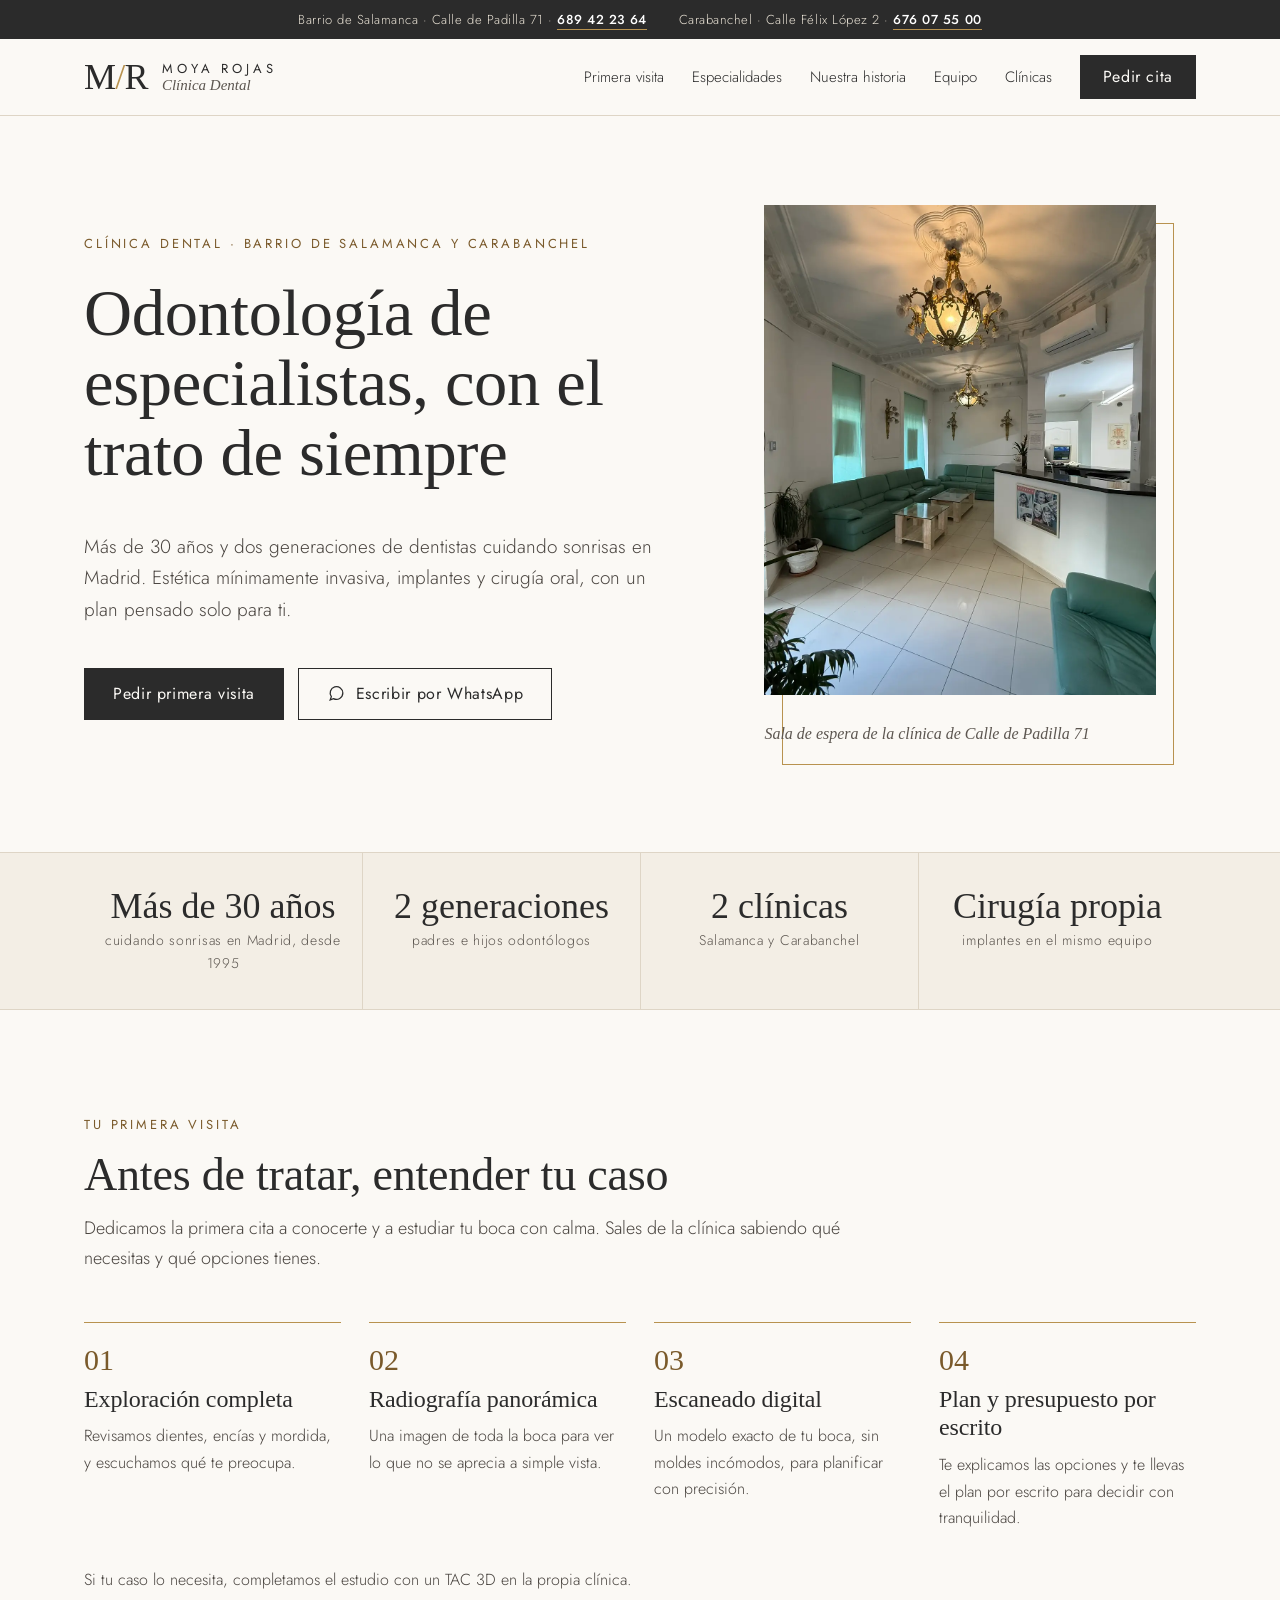
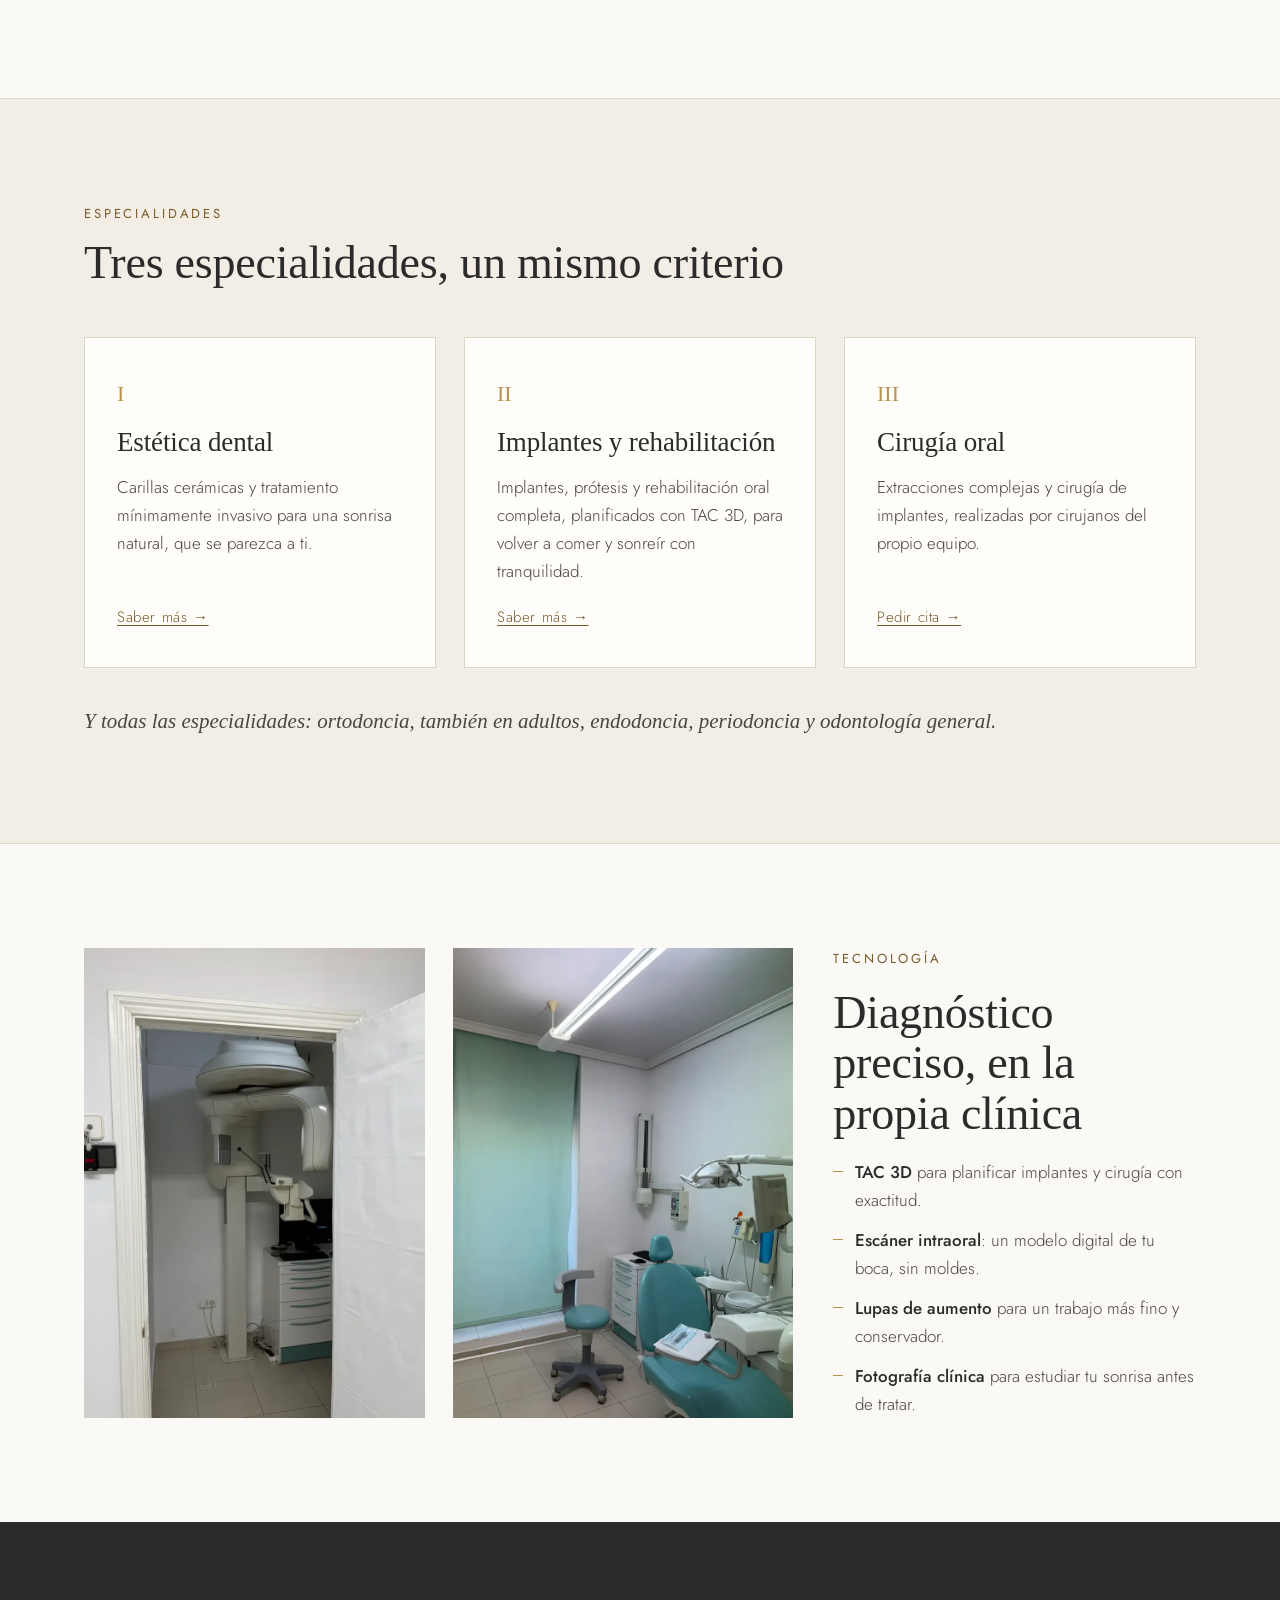
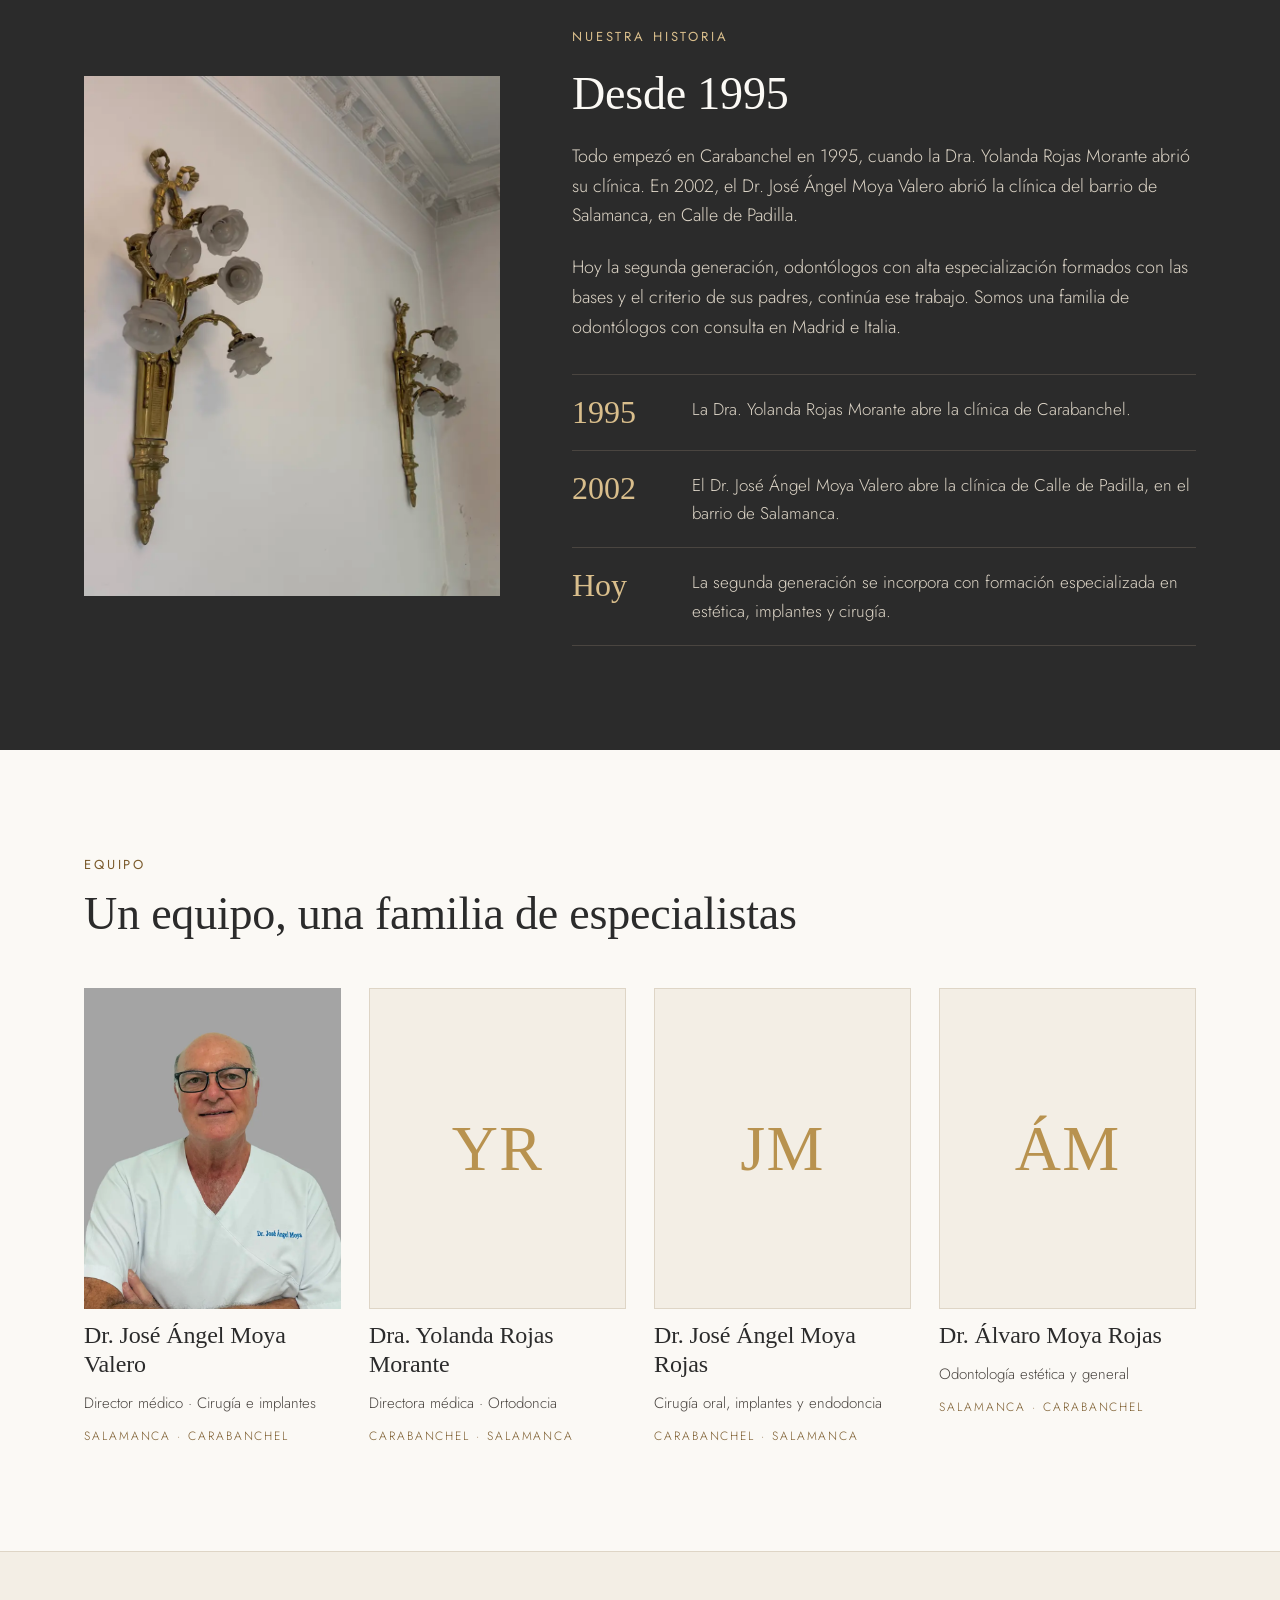
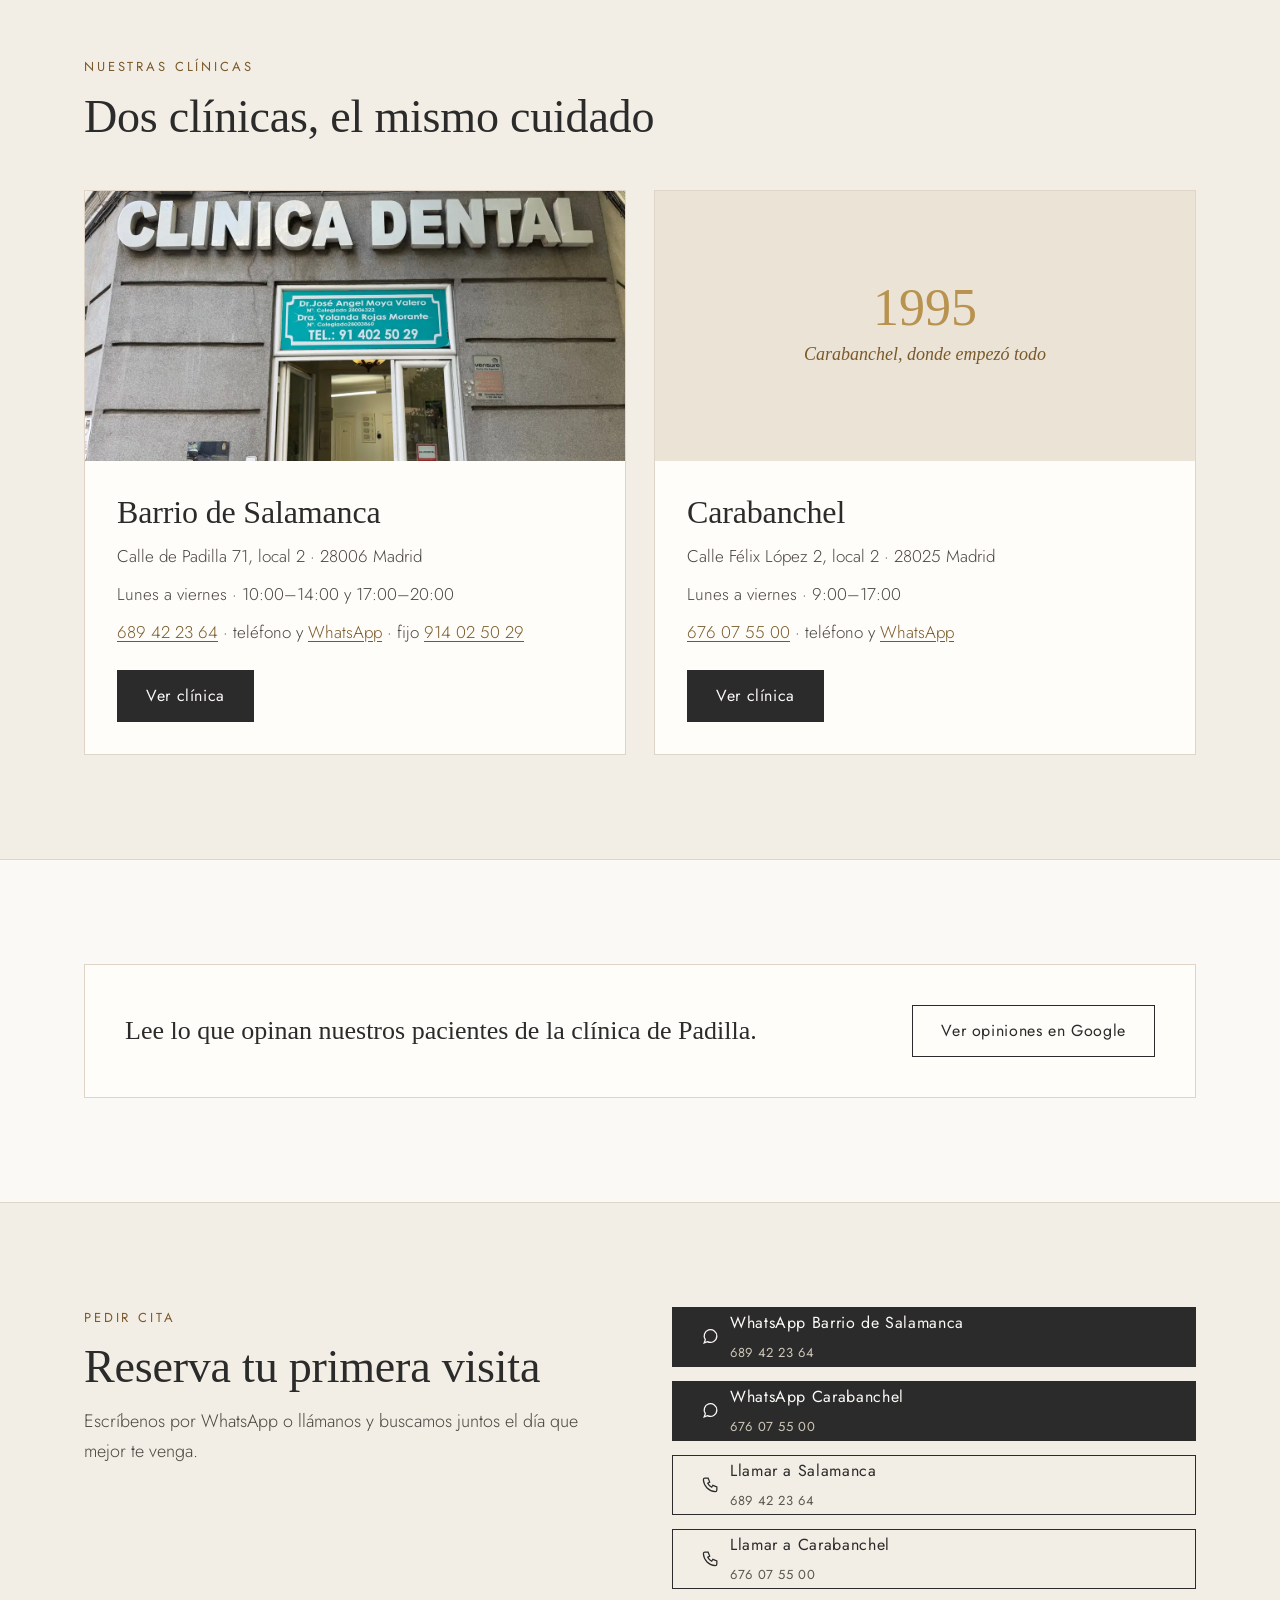
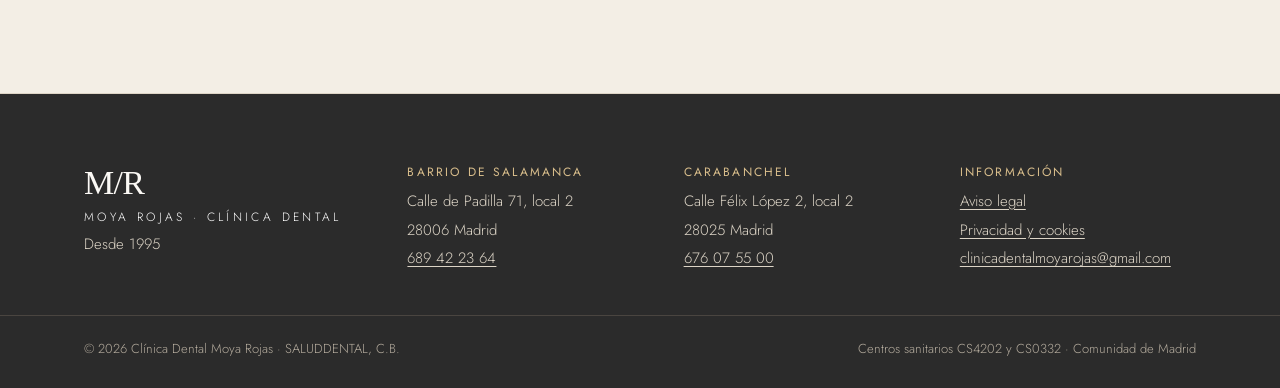
<file: index.html>
<!doctype html>
<html lang="es">
<head>
<meta charset="utf-8">
<meta name="viewport" content="width=device-width, initial-scale=1">
<title>Clínica Dental Moya Rojas · Dentistas en el barrio de Salamanca y Carabanchel desde 1995</title>
<meta name="description" content="Dentistas en Madrid desde hace más de 30 años. Carillas cerámicas, implantes, cirugía oral y ortodoncia en adultos. Barrio de Salamanca (Padilla 71) y Carabanchel.">
<link rel="canonical" href="https://www.clinicadentalmoyarojas.com/">
<meta property="og:type" content="website">
<meta property="og:url" content="https://www.clinicadentalmoyarojas.com/">
<meta property="og:title" content="Clínica Dental Moya Rojas · Desde 1995">
<meta property="og:description" content="Más de 30 años de odontología familiar en Madrid. Barrio de Salamanca y Carabanchel.">
<meta property="og:image" content="https://www.clinicadentalmoyarojas.com/img/og-clinica.jpg">
<meta property="og:image:width" content="1200">
<meta property="og:image:height" content="630">
<meta property="og:locale" content="es_ES">
<meta name="theme-color" content="#2B2B2B">
<link rel="icon" href="/favicon.svg" type="image/svg+xml">
<link rel="preconnect" href="https://fonts.bunny.net">
<link rel="stylesheet" href="https://fonts.bunny.net/css?family=cormorant-garamond:500,500i,600|jost:300,400,500&display=swap">
<link rel="stylesheet" href="/assets/styles.css">
<script type="application/ld+json">
{
  "@context": "https://schema.org",
  "@type": "Organization",
  "name": "Clínica Dental Moya Rojas",
  "url": "https://www.clinicadentalmoyarojas.com/",
  "email": "clinicadentalmoyarojas@gmail.com",
  "foundingDate": "1995",
  "subOrganization": [
    {
      "@type": "Dentist",
      "name": "Clínica Dental Moya Rojas · Barrio de Salamanca",
      "url": "https://www.clinicadentalmoyarojas.com/clinica-barrio-salamanca/",
      "telephone": "+34689422364",
      "address": { "@type": "PostalAddress", "streetAddress": "Calle de Padilla 71, local 2", "postalCode": "28006", "addressLocality": "Madrid", "addressCountry": "ES" },
      "openingHours": ["Mo-Fr 10:00-14:00", "Mo-Fr 17:00-20:00"]
    },
    {
      "@type": "Dentist",
      "name": "Clínica Dental Moya Rojas · Carabanchel",
      "url": "https://www.clinicadentalmoyarojas.com/clinica-carabanchel/",
      "telephone": "+34676075500",
      "address": { "@type": "PostalAddress", "streetAddress": "Calle Félix López 2, local 2", "postalCode": "28025", "addressLocality": "Madrid", "addressCountry": "ES" },
      "openingHours": "Mo-Fr 09:00-17:00"
    }
  ]
}
</script>
</head>
<body>
<a class="skip" href="#contenido">Saltar al contenido</a>

<div class="topbar">
  <div class="wrap">
    <a href="tel:+34689422364" aria-label="Llamar a la clínica del barrio de Salamanca, 689 42 23 64">Barrio de Salamanca · Calle de Padilla 71 · <b>689 42 23 64</b></a>
    <a href="tel:+34676075500" aria-label="Llamar a la clínica de Carabanchel, 676 07 55 00">Carabanchel · Calle Félix López 2 · <b>676 07 55 00</b></a>
  </div>
</div>

<header class="header">
  <div class="wrap">
    <a class="brand" href="/" aria-label="Clínica Dental Moya Rojas, inicio">
      <span class="brand__mono">M<span>/</span>R</span>
      <span class="brand__txt"><span class="brand__name">MOYA ROJAS</span><span class="brand__sub">Clínica Dental</span></span>
    </a>
    <button class="nav-toggle" aria-expanded="false" aria-controls="menu" aria-label="Abrir menú">
      <svg viewBox="0 0 24 24" fill="none" stroke="currentColor" stroke-width="1.6" aria-hidden="true"><path d="M3 7h18M3 12h18M3 17h18"/></svg>
    </button>
    <nav class="nav" id="menu" aria-label="Principal">
      <a href="#primera-visita">Primera visita</a>
      <a href="#especialidades">Especialidades</a>
      <a href="#historia">Nuestra historia</a>
      <a href="#equipo">Equipo</a>
      <a href="#clinicas">Clínicas</a>
      <a class="btn btn--dark" href="#cita">Pedir cita</a>
    </nav>
  </div>
</header>

<main id="contenido">

<section class="hero">
  <div class="wrap">
    <div class="hero__txt">
      <span class="eyebrow">Clínica dental · Barrio de Salamanca y Carabanchel</span>
      <h1>Odontología de especialistas, con el trato de siempre</h1>
      <p class="lead">Más de 30 años y dos generaciones de dentistas cuidando sonrisas en Madrid. Estética mínimamente invasiva, implantes y cirugía oral, con un plan pensado solo para ti.</p>
      <div class="btns">
        <a class="btn btn--dark" href="#cita">Pedir primera visita</a>
        <a class="btn btn--line" href="#cita">
          <svg viewBox="0 0 24 24" fill="none" stroke="currentColor" stroke-width="1.6" aria-hidden="true"><path d="M20 11.5a8 8 0 0 1-11.8 7L4 20l1.5-4A8 8 0 1 1 20 11.5z"/></svg>
          Escribir por WhatsApp</a>
      </div>
    </div>
    <figure class="hero__img">
      <img src="/img/salon-padilla.webp" width="1100" height="1375" alt="Salón de espera de la clínica de Calle de Padilla, con molduras y lámpara de araña" fetchpriority="high">
      <figcaption>Sala de espera de la clínica de Calle de Padilla 71</figcaption>
    </figure>
  </div>
</section>

<section class="cifras" aria-label="La clínica en cifras">
  <ul>
    <li><strong>Más de 30 años</strong><span>cuidando sonrisas en Madrid, desde 1995</span></li>
    <li><strong>2 generaciones</strong><span>padres e hijos odontólogos</span></li>
    <li><strong>2 clínicas</strong><span>Salamanca y Carabanchel</span></li>
    <li><strong>Cirugía propia</strong><span>implantes en el mismo equipo</span></li>
  </ul>
</section>

<section class="section" id="primera-visita">
  <div class="wrap">
    <div class="section-head">
      <span class="eyebrow">Tu primera visita</span>
      <h2>Antes de tratar, entender tu caso</h2>
      <p>Dedicamos la primera cita a conocerte y a estudiar tu boca con calma. Sales de la clínica sabiendo qué necesitas y qué opciones tienes.</p>
    </div>
    <ol class="pasos">
      <li><span class="num">01</span><h3>Exploración completa</h3><p>Revisamos dientes, encías y mordida, y escuchamos qué te preocupa.</p></li>
      <li><span class="num">02</span><h3>Radiografía panorámica</h3><p>Una imagen de toda la boca para ver lo que no se aprecia a simple vista.</p></li>
      <li><span class="num">03</span><h3>Escaneado digital</h3><p>Un modelo exacto de tu boca, sin moldes incómodos, para planificar con precisión.</p></li>
      <li><span class="num">04</span><h3>Plan y presupuesto por escrito</h3><p>Te explicamos las opciones y te llevas el plan por escrito para decidir con tranquilidad.</p></li>
    </ol>
    <p class="nota">Si tu caso lo necesita, completamos el estudio con un TAC 3D en la propia clínica.</p>
  </div>
</section>

<section class="section section--crema" id="especialidades">
  <div class="wrap">
    <div class="section-head">
      <span class="eyebrow">Especialidades</span>
      <h2>Tres especialidades, un mismo criterio</h2>
    </div>
    <div class="cards">
      <article class="card">
        <span class="card__roman">I</span>
        <h3>Estética dental</h3>
        <p>Carillas cerámicas y tratamiento mínimamente invasivo para una sonrisa natural, que se parezca a ti.</p>
        <a href="/clinica-barrio-salamanca/#especialidades">Saber más →</a>
      </article>
      <article class="card">
        <span class="card__roman">II</span>
        <h3>Implantes y rehabilitación</h3>
        <p>Implantes, prótesis y rehabilitación oral completa, planificados con TAC 3D, para volver a comer y sonreír con tranquilidad.</p>
        <a href="/clinica-carabanchel/#tratamientos">Saber más →</a>
      </article>
      <article class="card">
        <span class="card__roman">III</span>
        <h3>Cirugía oral</h3>
        <p>Extracciones complejas y cirugía de implantes, realizadas por cirujanos del propio equipo.</p>
        <a href="#cita">Pedir cita →</a>
      </article>
    </div>
    <p class="mas">Y todas las especialidades: ortodoncia, también en adultos, endodoncia, periodoncia y odontología general.</p>
  </div>
</section>

<section class="section" aria-labelledby="tecno-t">
  <div class="wrap tecno">
    <img src="/img/radiologia.webp" width="900" height="1100" alt="Sala de radiología con el equipo de TAC y radiografía panorámica" loading="lazy">
    <img src="/img/gabinete-1.webp" width="900" height="1100" alt="Gabinete dental de la clínica" loading="lazy">
    <div class="tecno__txt">
      <span class="eyebrow">Tecnología</span>
      <h2 id="tecno-t">Diagnóstico preciso, en la propia clínica</h2>
      <ul>
        <li><strong>TAC 3D</strong> para planificar implantes y cirugía con exactitud.</li>
        <li><strong>Escáner intraoral</strong>: un modelo digital de tu boca, sin moldes.</li>
        <li><strong>Lupas de aumento</strong> para un trabajo más fino y conservador.</li>
        <li><strong>Fotografía clínica</strong> para estudiar tu sonrisa antes de tratar.</li>
      </ul>
    </div>
  </div>
</section>

<section class="section section--oscura" id="historia">
  <div class="wrap historia">
    <img src="/img/apliques-laton.webp" width="900" height="1100" alt="Apliques de latón en las paredes de la clínica de Padilla" loading="lazy">
    <div class="historia__txt">
      <span class="eyebrow">Nuestra historia</span>
      <h2>Desde 1995</h2>
      <p>Todo empezó en Carabanchel en 1995, cuando la Dra. Yolanda Rojas Morante abrió su clínica. En 2002, el Dr. José Ángel Moya Valero abrió la clínica del barrio de Salamanca, en Calle de Padilla.</p>
      <p>Hoy la segunda generación, odontólogos con alta especialización formados con las bases y el criterio de sus padres, continúa ese trabajo. Somos una familia de odontólogos con consulta en Madrid e Italia.</p>
      <ol class="linea-tiempo">
        <li><b>1995</b><span>La Dra. Yolanda Rojas Morante abre la clínica de Carabanchel.</span></li>
        <li><b>2002</b><span>El Dr. José Ángel Moya Valero abre la clínica de Calle de Padilla, en el barrio de Salamanca.</span></li>
        <li><b>Hoy</b><span>La segunda generación se incorpora con formación especializada en estética, implantes y cirugía.</span></li>
      </ol>
    </div>
  </div>
</section>

<section class="section" id="equipo">
  <div class="wrap">
    <div class="section-head">
      <span class="eyebrow">Equipo</span>
      <h2>Un equipo, una familia de especialistas</h2>
    </div>
    <div class="equipo">
      <article class="doctor">
        <img src="/img/dr-jose-angel-moya-valero.webp" width="800" height="1000" alt="Dr. José Ángel Moya Valero" loading="lazy">
        <h3>Dr. José Ángel Moya Valero</h3>
        <p>Director médico · Cirugía e implantes</p>
        <span class="sede">Salamanca · Carabanchel</span>
      </article>
      <article class="doctor">
        <div class="mono" role="img" aria-label="Dra. Yolanda Rojas Morante">YR</div>
        <h3>Dra. Yolanda Rojas Morante</h3>
        <p>Directora médica · Ortodoncia</p>
        <span class="sede">Carabanchel · Salamanca</span>
      </article>
      <article class="doctor">
        <div class="mono" role="img" aria-label="Dr. José Ángel Moya Rojas">JM</div>
        <h3>Dr. José Ángel Moya Rojas</h3>
        <p>Cirugía oral, implantes y endodoncia</p>
        <span class="sede">Carabanchel · Salamanca</span>
      </article>
      <article class="doctor">
        <div class="mono" role="img" aria-label="Dr. Álvaro Moya Rojas">ÁM</div>
        <h3>Dr. Álvaro Moya Rojas</h3>
        <p>Odontología estética y general</p>
        <span class="sede">Salamanca · Carabanchel</span>
      </article>
    </div>
  </div>
</section>

<section class="section section--crema" id="clinicas">
  <div class="wrap">
    <div class="section-head">
      <span class="eyebrow">Nuestras clínicas</span>
      <h2>Dos clínicas, el mismo cuidado</h2>
    </div>
    <div class="clinicas">
      <article class="clinica">
        <img src="/img/fachada-padilla.webp" width="1300" height="650" alt="Fachada de la clínica de Calle de Padilla 71" loading="lazy">
        <div class="clinica__body">
          <h3>Barrio de Salamanca</h3>
          <p>Calle de Padilla 71, local 2 · 28006 Madrid</p>
          <p>Lunes a viernes · 10:00–14:00 y 17:00–20:00</p>
          <p><a href="tel:+34689422364">689 42 23 64</a> · teléfono y <a href="https://wa.me/34689422364" rel="noopener">WhatsApp</a> · fijo <a href="tel:+34914025029">914 02 50 29</a></p>
          <div class="btns"><a class="btn btn--dark" href="/clinica-barrio-salamanca/">Ver clínica</a></div>
        </div>
      </article>
      <article class="clinica">
        <div class="clinica__ph" role="img" aria-label="Clínica de Carabanchel"><b>1995</b><span>Carabanchel, donde empezó todo</span></div>
        <div class="clinica__body">
          <h3>Carabanchel</h3>
          <p>Calle Félix López 2, local 2 · 28025 Madrid</p>
          <p>Lunes a viernes · 9:00–17:00</p>
          <p><a href="tel:+34676075500">676 07 55 00</a> · teléfono y <a href="https://wa.me/34676075500" rel="noopener">WhatsApp</a></p>
          <div class="btns"><a class="btn btn--dark" href="/clinica-carabanchel/">Ver clínica</a></div>
        </div>
      </article>
    </div>
  </div>
</section>

<section class="section" aria-labelledby="resenas-t">
  <div class="wrap">
    <div class="resenas">
      <p id="resenas-t">Lee lo que opinan nuestros pacientes de la clínica de Padilla.</p>
      <a class="btn btn--line" href="https://maps.app.goo.gl/qJwNN11t3bRtJZpa8" rel="noopener">Ver opiniones en Google</a>
    </div>
  </div>
</section>

<section class="section section--crema" id="cita">
  <div class="wrap cita">
    <div class="section-head" style="margin-bottom:0">
      <span class="eyebrow">Pedir cita</span>
      <h2>Reserva tu primera visita</h2>
      <p>Escríbenos por WhatsApp o llámanos y buscamos juntos el día que mejor te venga.</p>
    </div>
    <div class="cita__opciones">
      <a class="btn btn--dark" href="https://wa.me/34689422364?text=Hola%2C%20quer%C3%ADa%20pedir%20cita%20en%20la%20cl%C3%ADnica%20de%20Padilla." rel="noopener">
        <svg viewBox="0 0 24 24" fill="none" stroke="currentColor" stroke-width="1.6" aria-hidden="true"><path d="M20 11.5a8 8 0 0 1-11.8 7L4 20l1.5-4A8 8 0 1 1 20 11.5z"/></svg>
        <span>WhatsApp Barrio de Salamanca<small style="color:#CFC7B8">689 42 23 64</small></span></a>
      <a class="btn btn--dark" href="https://wa.me/34676075500?text=Hola%2C%20quer%C3%ADa%20pedir%20cita%20en%20la%20cl%C3%ADnica%20de%20Carabanchel." rel="noopener">
        <svg viewBox="0 0 24 24" fill="none" stroke="currentColor" stroke-width="1.6" aria-hidden="true"><path d="M20 11.5a8 8 0 0 1-11.8 7L4 20l1.5-4A8 8 0 1 1 20 11.5z"/></svg>
        <span>WhatsApp Carabanchel<small style="color:#CFC7B8">676 07 55 00</small></span></a>
      <a class="btn btn--line" href="tel:+34689422364">
        <svg viewBox="0 0 24 24" fill="none" stroke="currentColor" stroke-width="1.6" aria-hidden="true"><path d="M5 4h4l2 5-2.5 1.5a11 11 0 0 0 5 5L15 13l5 2v4a2 2 0 0 1-2 2A16 16 0 0 1 3 6a2 2 0 0 1 2-2"/></svg>
        <span>Llamar a Salamanca<small>689 42 23 64</small></span></a>
      <a class="btn btn--line" href="tel:+34676075500">
        <svg viewBox="0 0 24 24" fill="none" stroke="currentColor" stroke-width="1.6" aria-hidden="true"><path d="M5 4h4l2 5-2.5 1.5a11 11 0 0 0 5 5L15 13l5 2v4a2 2 0 0 1-2 2A16 16 0 0 1 3 6a2 2 0 0 1 2-2"/></svg>
        <span>Llamar a Carabanchel<small>676 07 55 00</small></span></a>
    </div>
  </div>
</section>

</main>

<footer class="footer">
  <div class="wrap">
    <div>
      <p class="brand__mono">M/R</p>
      <p style="letter-spacing:.28em;font-size:12px;color:#fff;margin-top:8px">MOYA ROJAS · CLÍNICA DENTAL</p>
      <p>Desde 1995</p>
    </div>
    <div>
      <h2>Barrio de Salamanca</h2>
      <p>Calle de Padilla 71, local 2</p>
      <p>28006 Madrid</p>
      <p><a href="tel:+34689422364">689 42 23 64</a></p>
    </div>
    <div>
      <h2>Carabanchel</h2>
      <p>Calle Félix López 2, local 2</p>
      <p>28025 Madrid</p>
      <p><a href="tel:+34676075500">676 07 55 00</a></p>
    </div>
    <div>
      <h2>Información</h2>
      <p><a href="/aviso-legal/">Aviso legal</a></p>
      <p><a href="/privacidad/">Privacidad y cookies</a></p>
      <p><a href="mailto:clinicadentalmoyarojas@gmail.com">clinicadentalmoyarojas@gmail.com</a></p>
    </div>
  </div>
  <div class="footer__legal"><div class="wrap"><span>© 2026 Clínica Dental Moya Rojas · SALUDDENTAL, C.B.</span><span>Centros sanitarios CS4202 y CS0332 · Comunidad de Madrid</span></div></div>
</footer>

<nav class="mbar" aria-label="Contacto rápido">
  <a href="tel:+34689422364" aria-label="Llamar a la clínica del barrio de Salamanca"><svg viewBox="0 0 24 24" fill="none" stroke="currentColor" stroke-width="1.6" aria-hidden="true"><path d="M5 4h4l2 5-2.5 1.5a11 11 0 0 0 5 5L15 13l5 2v4a2 2 0 0 1-2 2A16 16 0 0 1 3 6a2 2 0 0 1 2-2"/></svg>Salamanca</a>
  <a href="tel:+34676075500" aria-label="Llamar a la clínica de Carabanchel"><svg viewBox="0 0 24 24" fill="none" stroke="currentColor" stroke-width="1.6" aria-hidden="true"><path d="M5 4h4l2 5-2.5 1.5a11 11 0 0 0 5 5L15 13l5 2v4a2 2 0 0 1-2 2A16 16 0 0 1 3 6a2 2 0 0 1 2-2"/></svg>Carabanchel</a>
  <a class="mbar__cita" href="#cita">Pedir cita</a>
</nav>

<script src="/assets/site.js" defer></script>
</body>
</html>
</file>
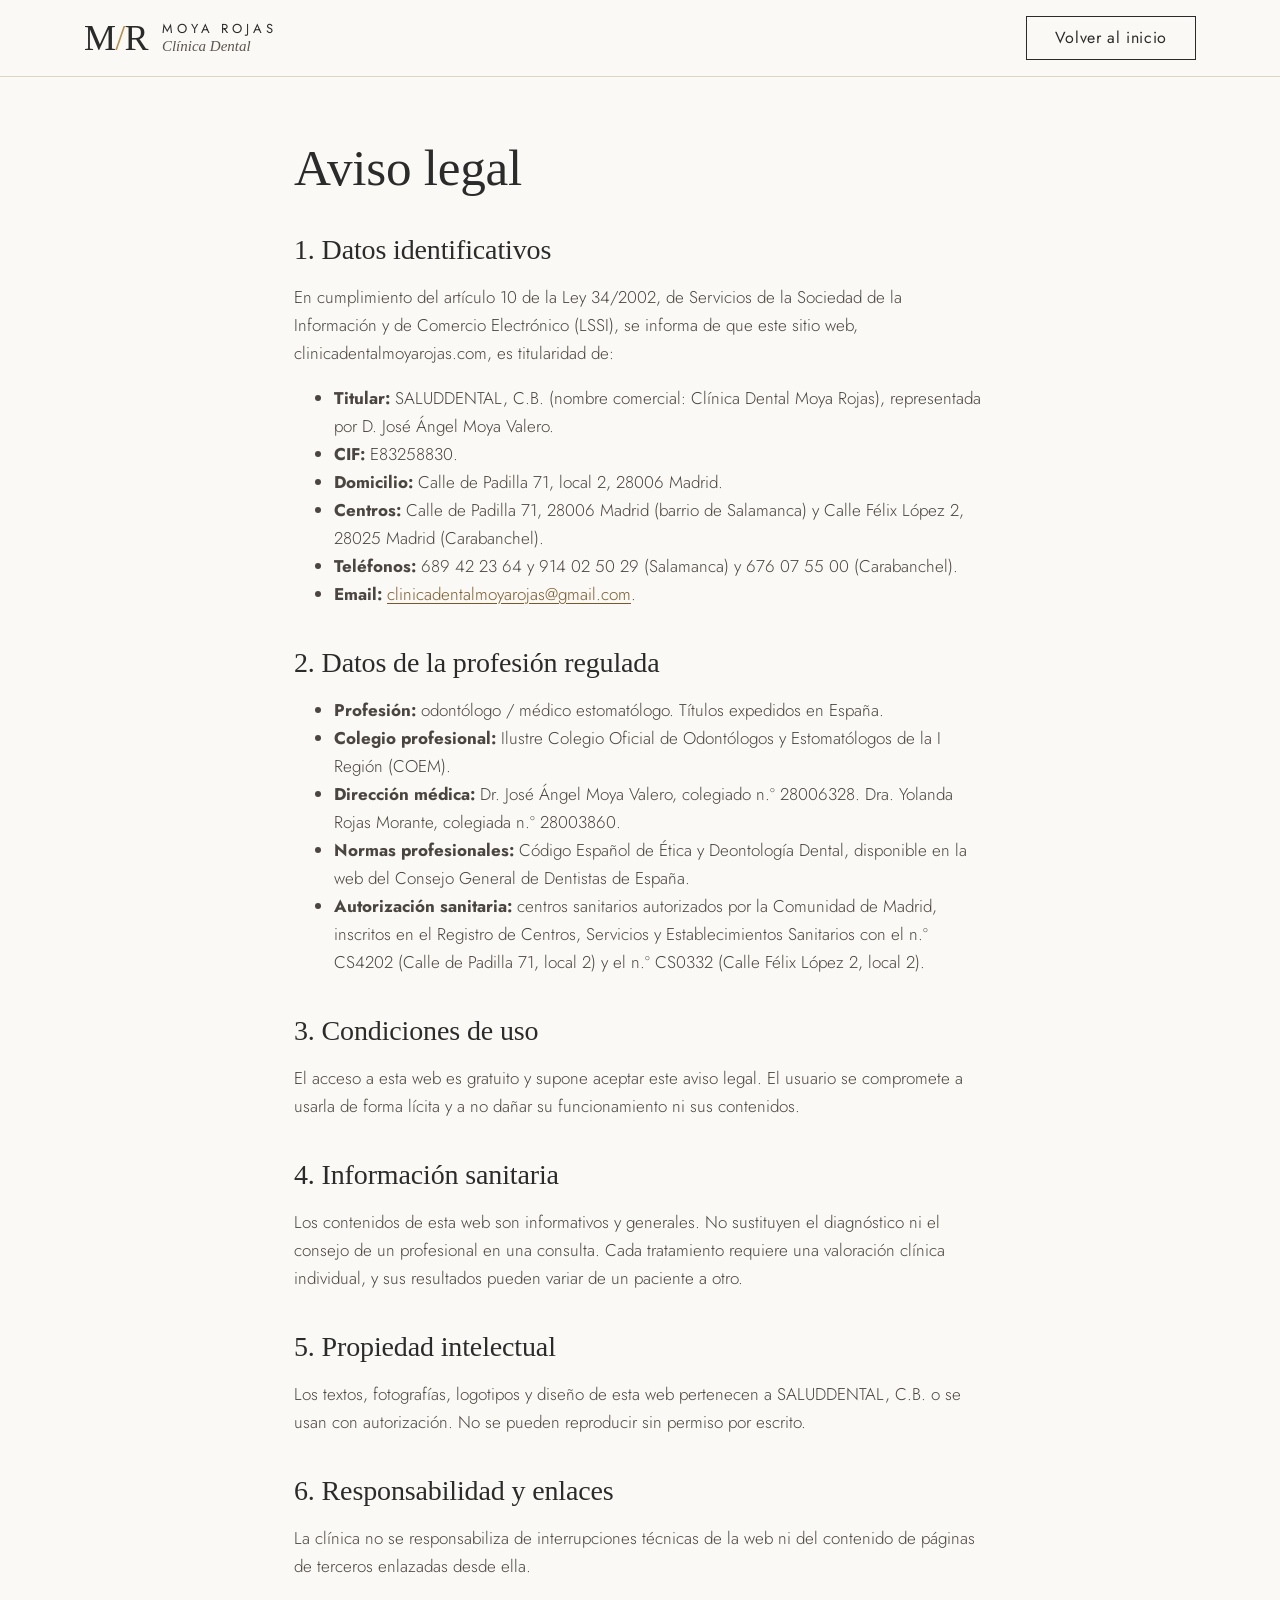
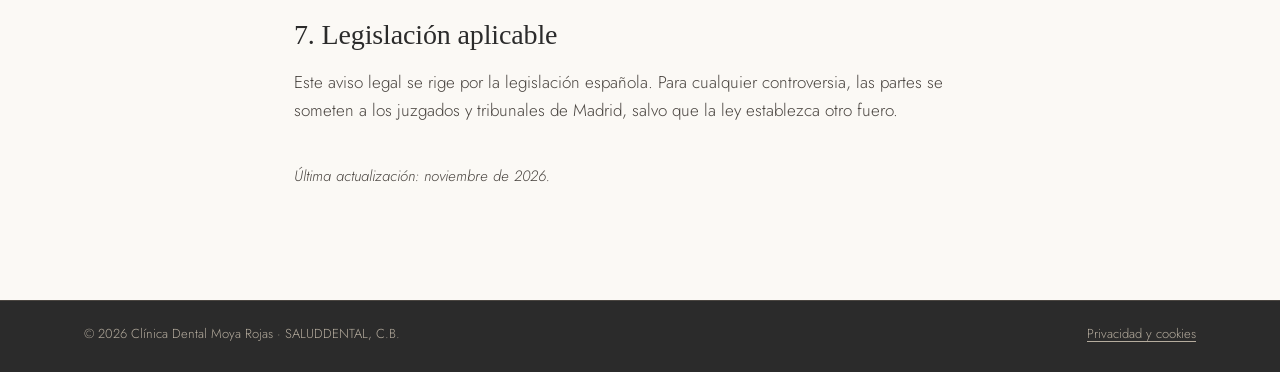
<file: aviso-legal/index.html>
<!doctype html>
<html lang="es">
<head>
<meta charset="utf-8">
<meta name="viewport" content="width=device-width, initial-scale=1">
<title>Aviso legal · Clínica Dental Moya Rojas</title>
<meta name="description" content="Aviso legal de la web de Clínica Dental Moya Rojas (SALUDDENTAL, C.B.).">
<link rel="canonical" href="https://www.clinicadentalmoyarojas.com/aviso-legal/">
<meta name="theme-color" content="#2B2B2B">
<link rel="icon" href="/favicon.svg" type="image/svg+xml">
<link rel="preconnect" href="https://fonts.bunny.net">
<link rel="stylesheet" href="https://fonts.bunny.net/css?family=cormorant-garamond:500,500i,600|jost:300,400,500&display=swap">
<link rel="stylesheet" href="/assets/styles.css">
</head>
<body>
<header class="header">
  <div class="wrap">
    <a class="brand" href="/" aria-label="Clínica Dental Moya Rojas, inicio">
      <span class="brand__mono">M<span>/</span>R</span>
      <span class="brand__txt"><span class="brand__name">MOYA ROJAS</span><span class="brand__sub">Clínica Dental</span></span>
    </a>
    <a class="btn btn--line" href="/" style="min-height:44px">Volver al inicio</a>
  </div>
</header>

<main class="legal">
  <h1>Aviso legal</h1>

  <h2>1. Datos identificativos</h2>
  <p>En cumplimiento del artículo 10 de la Ley 34/2002, de Servicios de la Sociedad de la Información y de Comercio Electrónico (LSSI), se informa de que este sitio web, clinicadentalmoyarojas.com, es titularidad de:</p>
  <ul>
    <li><strong>Titular:</strong> SALUDDENTAL, C.B. (nombre comercial: Clínica Dental Moya Rojas), representada por D. José Ángel Moya Valero.</li>
    <li><strong>CIF:</strong> E83258830.</li>
    <li><strong>Domicilio:</strong> Calle de Padilla 71, local 2, 28006 Madrid.</li>
    <li><strong>Centros:</strong> Calle de Padilla 71, 28006 Madrid (barrio de Salamanca) y Calle Félix López 2, 28025 Madrid (Carabanchel).</li>
    <li><strong>Teléfonos:</strong> 689 42 23 64 y 914 02 50 29 (Salamanca) y 676 07 55 00 (Carabanchel).</li>
    <li><strong>Email:</strong> <a href="mailto:clinicadentalmoyarojas@gmail.com">clinicadentalmoyarojas@gmail.com</a>.</li>
  </ul>

  <h2>2. Datos de la profesión regulada</h2>
  <ul>
    <li><strong>Profesión:</strong> odontólogo / médico estomatólogo. Títulos expedidos en España.</li>
    <li><strong>Colegio profesional:</strong> Ilustre Colegio Oficial de Odontólogos y Estomatólogos de la I Región (COEM).</li>
    <li><strong>Dirección médica:</strong> Dr. José Ángel Moya Valero, colegiado n.º 28006328. Dra. Yolanda Rojas Morante, colegiada n.º 28003860.</li>
    <li><strong>Normas profesionales:</strong> Código Español de Ética y Deontología Dental, disponible en la web del Consejo General de Dentistas de España.</li>
    <li><strong>Autorización sanitaria:</strong> centros sanitarios autorizados por la Comunidad de Madrid, inscritos en el Registro de Centros, Servicios y Establecimientos Sanitarios con el n.º CS4202 (Calle de Padilla 71, local 2) y el n.º CS0332 (Calle Félix López 2, local 2).</li>
  </ul>

  <h2>3. Condiciones de uso</h2>
  <p>El acceso a esta web es gratuito y supone aceptar este aviso legal. El usuario se compromete a usarla de forma lícita y a no dañar su funcionamiento ni sus contenidos.</p>

  <h2>4. Información sanitaria</h2>
  <p>Los contenidos de esta web son informativos y generales. No sustituyen el diagnóstico ni el consejo de un profesional en una consulta. Cada tratamiento requiere una valoración clínica individual, y sus resultados pueden variar de un paciente a otro.</p>

  <h2>5. Propiedad intelectual</h2>
  <p>Los textos, fotografías, logotipos y diseño de esta web pertenecen a SALUDDENTAL, C.B. o se usan con autorización. No se pueden reproducir sin permiso por escrito.</p>

  <h2>6. Responsabilidad y enlaces</h2>
  <p>La clínica no se responsabiliza de interrupciones técnicas de la web ni del contenido de páginas de terceros enlazadas desde ella.</p>

  <h2>7. Legislación aplicable</h2>
  <p>Este aviso legal se rige por la legislación española. Para cualquier controversia, las partes se someten a los juzgados y tribunales de Madrid, salvo que la ley establezca otro fuero.</p>

  <p class="upd">Última actualización: noviembre de 2026.</p>
</main>

<footer class="footer">
  <div class="footer__legal"><div class="wrap"><span>© 2026 Clínica Dental Moya Rojas · SALUDDENTAL, C.B.</span><span><a href="/privacidad/">Privacidad y cookies</a></span></div></div>
</footer>
</body>
</html>
</file>
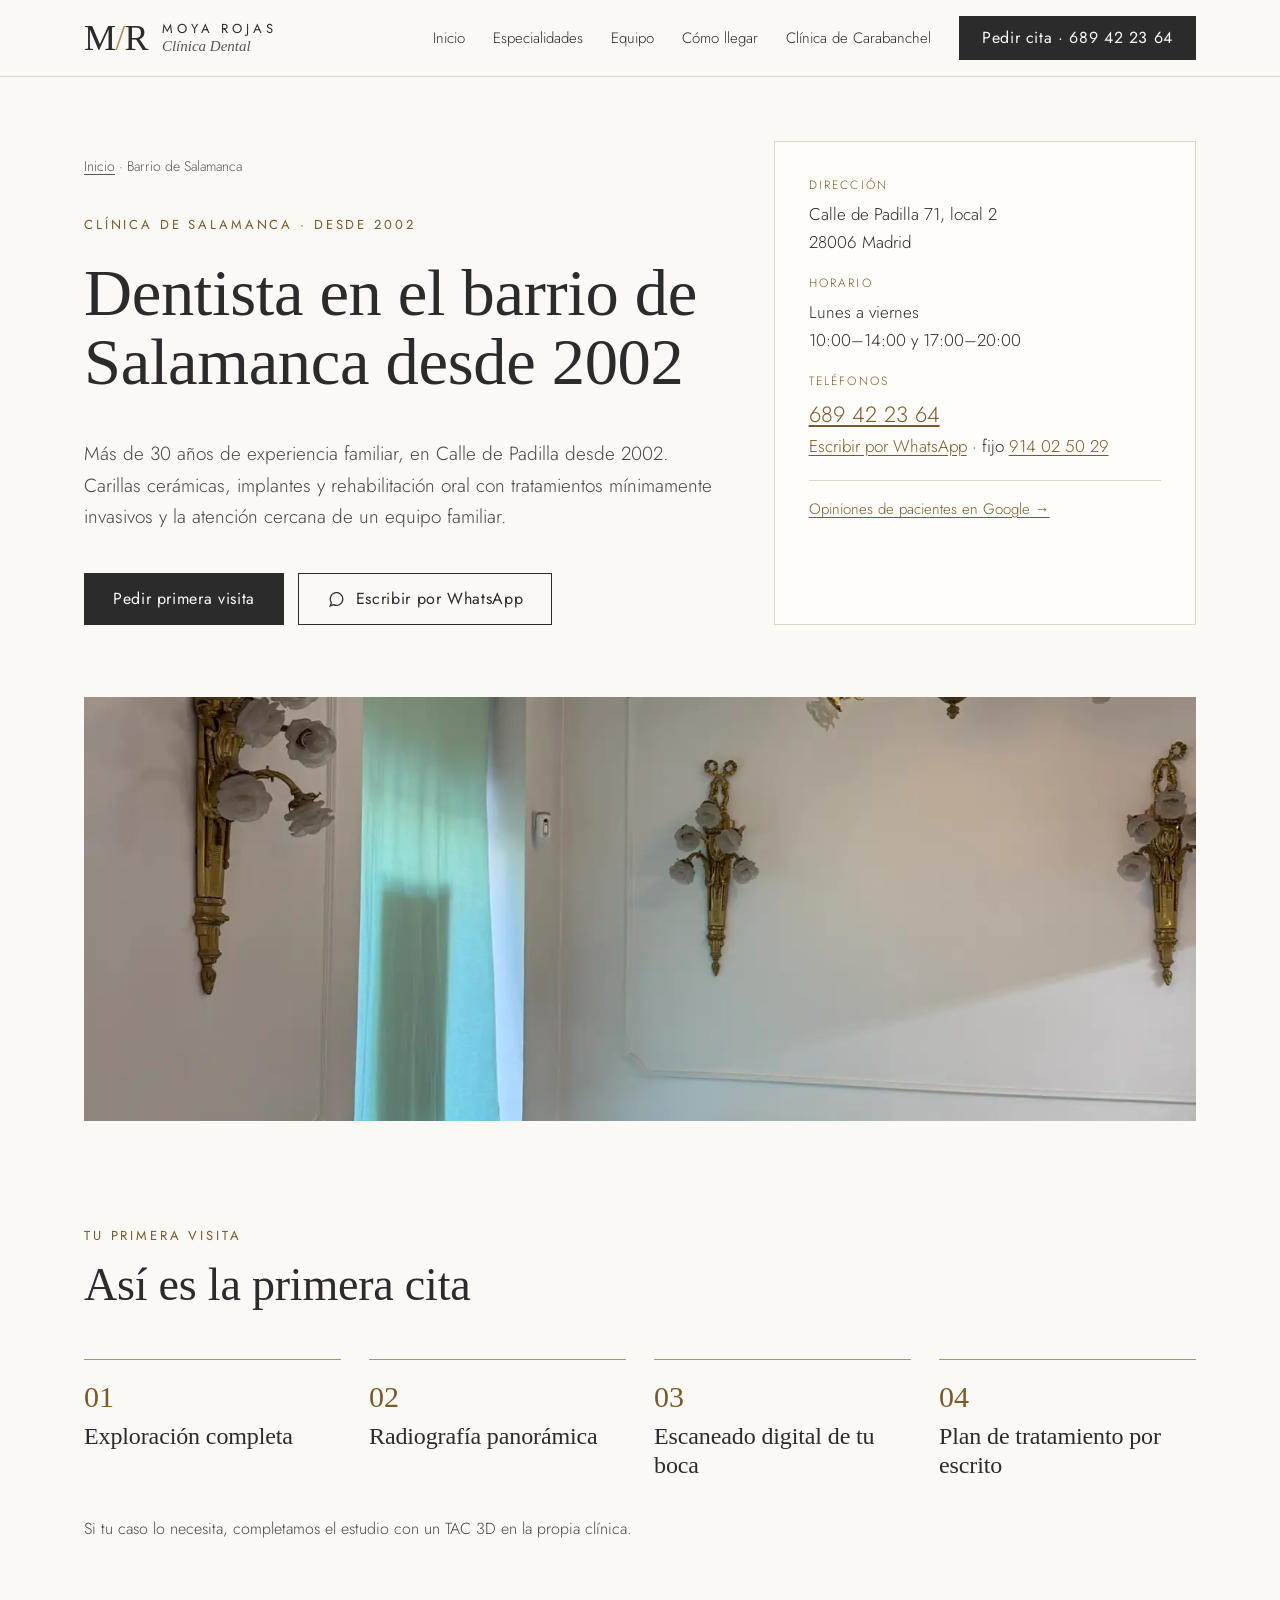
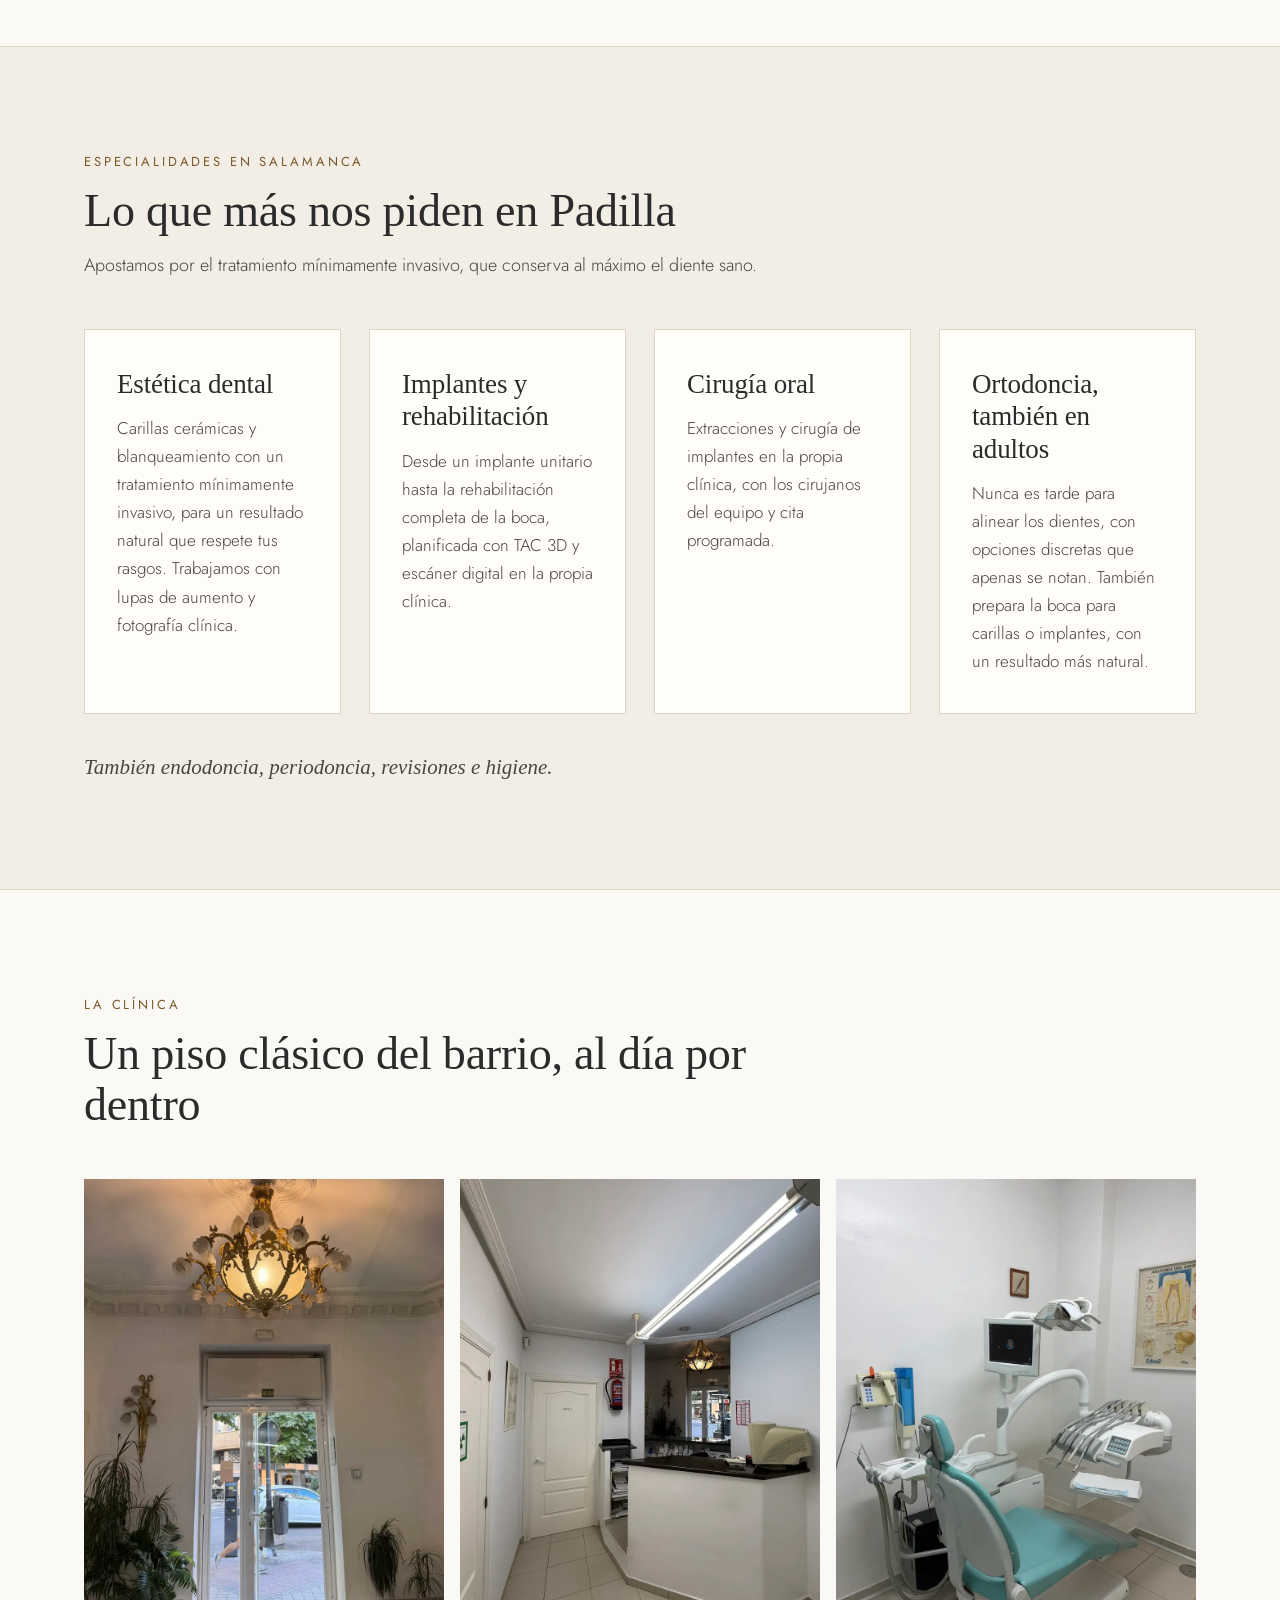
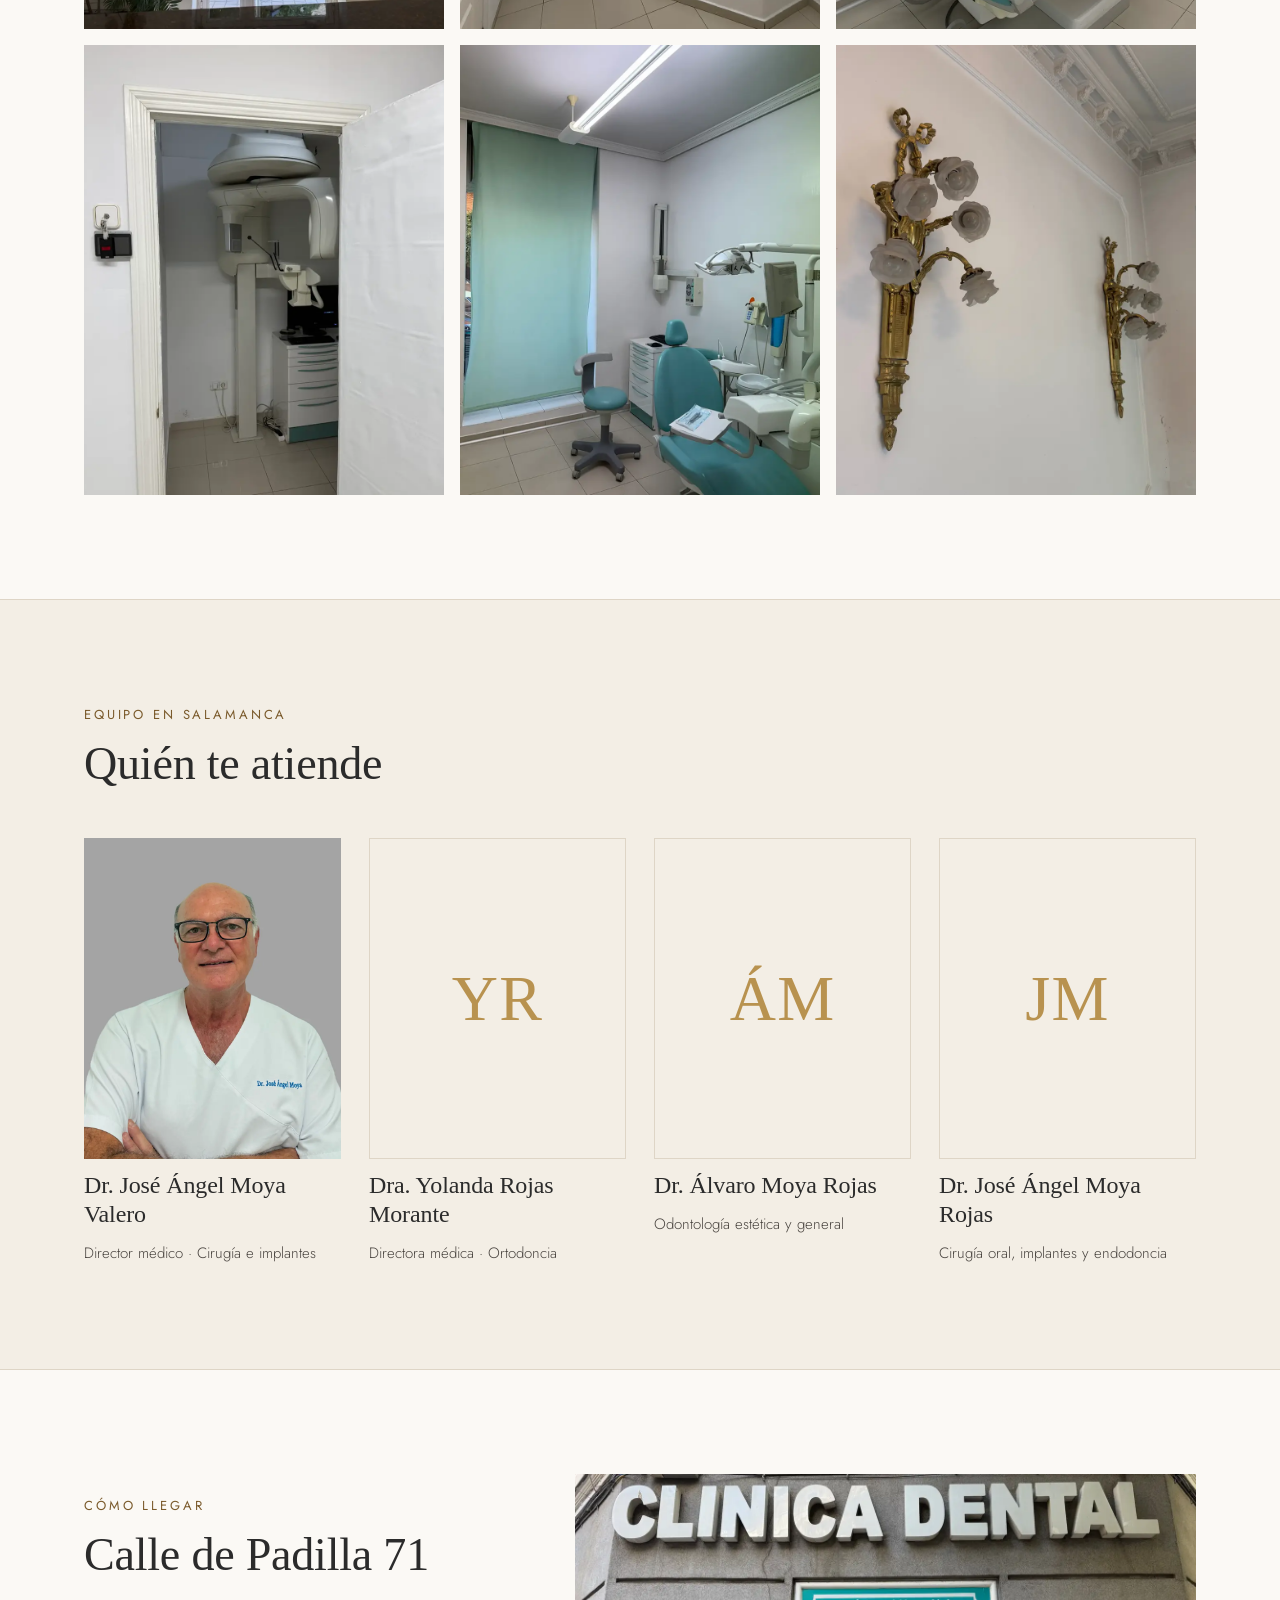
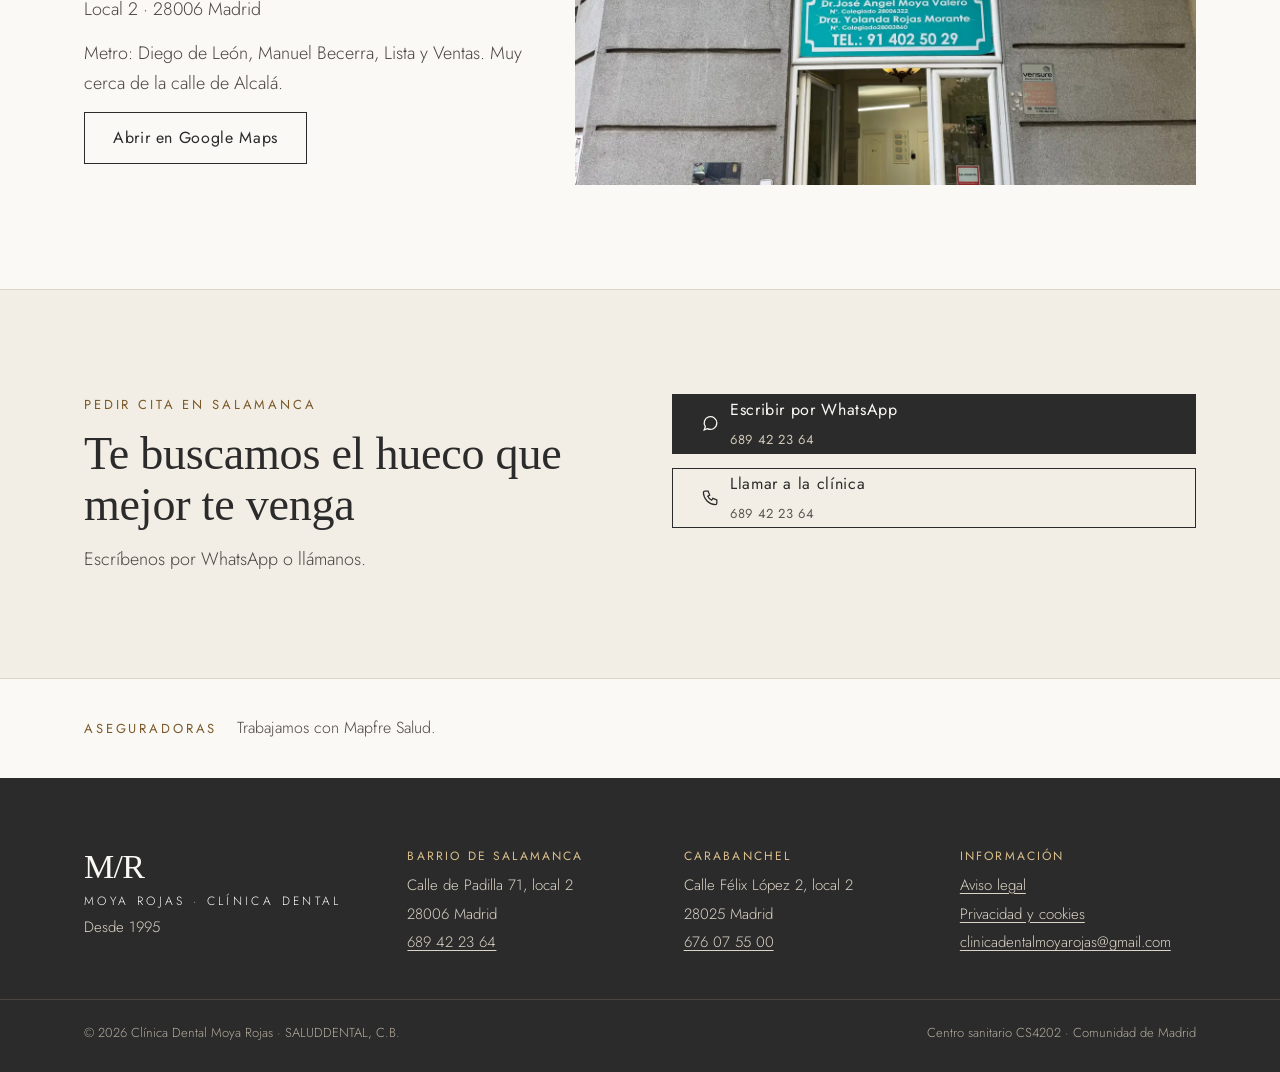
<file: clinica-barrio-salamanca/index.html>
<!doctype html>
<html lang="es">
<head>
<meta charset="utf-8">
<meta name="viewport" content="width=device-width, initial-scale=1">
<title>Dentista en el barrio de Salamanca · Calle de Padilla 71 · Clínica Dental Moya Rojas</title>
<meta name="description" content="Dentista en el barrio de Salamanca desde 2002, con más de 30 años de experiencia familiar. Carillas cerámicas, implantes y cirugía oral con TAC 3D. Calle de Padilla 71.">
<link rel="canonical" href="https://www.clinicadentalmoyarojas.com/clinica-barrio-salamanca/">
<meta property="og:title" content="Clínica Dental Moya Rojas · Barrio de Salamanca">
<meta property="og:description" content="Dentista en el barrio de Salamanca desde 2002. Carillas cerámicas, implantes y rehabilitación oral en Calle de Padilla 71.">
<meta property="og:image" content="https://www.clinicadentalmoyarojas.com/img/og-clinica.jpg">
<meta property="og:image:width" content="1200">
<meta property="og:image:height" content="630">
<meta property="og:url" content="https://www.clinicadentalmoyarojas.com/clinica-barrio-salamanca/">
<meta property="og:type" content="website">
<meta property="og:locale" content="es_ES">
<meta name="theme-color" content="#2B2B2B">
<link rel="icon" href="/favicon.svg" type="image/svg+xml">
<link rel="preconnect" href="https://fonts.bunny.net">
<link rel="stylesheet" href="https://fonts.bunny.net/css?family=cormorant-garamond:500,500i,600|jost:300,400,500&display=swap">
<link rel="stylesheet" href="/assets/styles.css">
<script type="application/ld+json">
{
  "@context": "https://schema.org",
  "@type": "Dentist",
  "name": "Clínica Dental Moya Rojas · Barrio de Salamanca",
  "url": "https://www.clinicadentalmoyarojas.com/clinica-barrio-salamanca/",
  "image": "https://www.clinicadentalmoyarojas.com/img/salon-padilla.webp",
  "telephone": "+34689422364",
  "email": "clinicadentalmoyarojas@gmail.com",
  "address": { "@type": "PostalAddress", "streetAddress": "Calle de Padilla 71, local 2", "postalCode": "28006", "addressLocality": "Madrid", "addressRegion": "Madrid", "addressCountry": "ES" },
  "openingHours": ["Mo-Fr 10:00-14:00", "Mo-Fr 17:00-20:00"],
  "hasMap": "https://maps.app.goo.gl/qJwNN11t3bRtJZpa8",
  "foundingDate": "2002"
}
</script>
</head>
<body>
<a class="skip" href="#contenido">Saltar al contenido</a>

<header class="header">
  <div class="wrap">
    <a class="brand" href="/" aria-label="Clínica Dental Moya Rojas, inicio">
      <span class="brand__mono">M<span>/</span>R</span>
      <span class="brand__txt"><span class="brand__name">MOYA ROJAS</span><span class="brand__sub">Clínica Dental</span></span>
    </a>
    <button class="nav-toggle" aria-expanded="false" aria-controls="menu" aria-label="Abrir menú">
      <svg viewBox="0 0 24 24" fill="none" stroke="currentColor" stroke-width="1.6" aria-hidden="true"><path d="M3 7h18M3 12h18M3 17h18"/></svg>
    </button>
    <nav class="nav" id="menu" aria-label="Principal">
      <a href="/">Inicio</a>
      <a href="#especialidades">Especialidades</a>
      <a href="#equipo">Equipo</a>
      <a href="#llegar">Cómo llegar</a>
      <a href="/clinica-carabanchel/">Clínica de Carabanchel</a>
      <a class="btn btn--dark" href="tel:+34689422364" aria-label="Pedir cita llamando al 689 42 23 64">Pedir cita · 689 42 23 64</a>
    </nav>
  </div>
</header>

<main id="contenido">

<section class="page-hero">
  <div class="wrap">
    <div class="page-hero__txt">
      <p class="breadcrumb"><a href="/">Inicio</a> · Barrio de Salamanca</p>
      <span class="eyebrow">Clínica de Salamanca · Desde 2002</span>
      <h1>Dentista en el barrio de Salamanca desde 2002</h1>
      <p class="lead">Más de 30 años de experiencia familiar, en Calle de Padilla desde 2002. Carillas cerámicas, implantes y rehabilitación oral con tratamientos mínimamente invasivos y la atención cercana de un equipo familiar.</p>
      <div class="btns">
        <a class="btn btn--dark" href="#cita">Pedir primera visita</a>
        <a class="btn btn--line" href="https://wa.me/34689422364?text=Hola%2C%20quer%C3%ADa%20pedir%20cita%20en%20la%20cl%C3%ADnica%20de%20Padilla." rel="noopener">
          <svg viewBox="0 0 24 24" fill="none" stroke="currentColor" stroke-width="1.6" aria-hidden="true"><path d="M20 11.5a8 8 0 0 1-11.8 7L4 20l1.5-4A8 8 0 1 1 20 11.5z"/></svg>
          Escribir por WhatsApp</a>
      </div>
    </div>
    <aside class="ficha" aria-label="Datos de la clínica">
      <dl>
        <div><dt>Dirección</dt><dd>Calle de Padilla 71, local 2<br>28006 Madrid</dd></div>
        <div><dt>Horario</dt><dd>Lunes a viernes<br>10:00–14:00 y 17:00–20:00</dd></div>
        <div><dt>Teléfonos</dt><dd><a class="big" href="tel:+34689422364">689 42 23 64</a><br><a href="https://wa.me/34689422364" rel="noopener">Escribir por WhatsApp</a> · fijo <a href="tel:+34914025029">914 02 50 29</a></dd></div>
      </dl>
      <p style="margin:0;padding-top:16px;border-top:1px solid var(--linea);color:var(--texto-2);font-size:15px"><a href="https://maps.app.goo.gl/qJwNN11t3bRtJZpa8" rel="noopener">Opiniones de pacientes en Google →</a></p>
    </aside>
  </div>
</section>

<div class="wrap banner">
  <img src="/img/salon-panoramica.webp" width="1536" height="660" alt="Paredes con molduras y apliques de latón del salón de Padilla" loading="lazy">
</div>

<section class="section" aria-labelledby="visita-t">
  <div class="wrap">
    <div class="section-head">
      <span class="eyebrow">Tu primera visita</span>
      <h2 id="visita-t">Así es la primera cita</h2>
    </div>
    <ol class="pasos">
      <li><span class="num">01</span><h3>Exploración completa</h3></li>
      <li><span class="num">02</span><h3>Radiografía panorámica</h3></li>
      <li><span class="num">03</span><h3>Escaneado digital de tu boca</h3></li>
      <li><span class="num">04</span><h3>Plan de tratamiento por escrito</h3></li>
    </ol>
    <p class="nota">Si tu caso lo necesita, completamos el estudio con un TAC 3D en la propia clínica.</p>
  </div>
</section>

<section class="section section--crema" id="especialidades">
  <div class="wrap">
    <div class="section-head">
      <span class="eyebrow">Especialidades en Salamanca</span>
      <h2>Lo que más nos piden en Padilla</h2>
      <p>Apostamos por el tratamiento mínimamente invasivo, que conserva al máximo el diente sano.</p>
    </div>
    <div class="cards cards--4">
      <article class="card">
        <h3>Estética dental</h3>
        <p>Carillas cerámicas y blanqueamiento con un tratamiento mínimamente invasivo, para un resultado natural que respete tus rasgos. Trabajamos con lupas de aumento y fotografía clínica.</p>
      </article>
      <article class="card">
        <h3>Implantes y rehabilitación</h3>
        <p>Desde un implante unitario hasta la rehabilitación completa de la boca, planificada con TAC 3D y escáner digital en la propia clínica.</p>
      </article>
      <article class="card">
        <h3>Cirugía oral</h3>
        <p>Extracciones y cirugía de implantes en la propia clínica, con los cirujanos del equipo y cita programada.</p>
      </article>
      <article class="card">
        <h3>Ortodoncia, también en adultos</h3>
        <p>Nunca es tarde para alinear los dientes, con opciones discretas que apenas se notan. También prepara la boca para carillas o implantes, con un resultado más natural.</p>
      </article>
    </div>
    <p class="mas">También endodoncia, periodoncia, revisiones e higiene.</p>
  </div>
</section>

<section class="section" aria-labelledby="galeria-t">
  <div class="wrap">
    <div class="section-head">
      <span class="eyebrow">La clínica</span>
      <h2 id="galeria-t">Un piso clásico del barrio, al día por dentro</h2>
    </div>
    <div class="galeria">
      <img src="/img/lampara-ventana.webp" width="900" height="1100" alt="Lámpara de araña y balcón del salón" loading="lazy">
      <img src="/img/recepcion.webp" width="900" height="1100" alt="Pasillo y mostrador de recepción" loading="lazy">
      <img src="/img/gabinete-2.webp" width="900" height="1100" alt="Gabinete dental" loading="lazy">
      <img src="/img/radiologia.webp" width="900" height="1100" alt="Sala de radiología con TAC" loading="lazy">
      <img src="/img/gabinete-1.webp" width="900" height="1100" alt="Gabinete dental con luz natural" loading="lazy">
      <img src="/img/apliques-laton.webp" width="900" height="1100" alt="Apliques de latón en la pared" loading="lazy">
    </div>
  </div>
</section>

<section class="section section--crema" id="equipo">
  <div class="wrap">
    <div class="section-head">
      <span class="eyebrow">Equipo en Salamanca</span>
      <h2>Quién te atiende</h2>
    </div>
    <div class="equipo">
      <article class="doctor">
        <img src="/img/dr-jose-angel-moya-valero.webp" width="800" height="1000" alt="Dr. José Ángel Moya Valero" loading="lazy">
        <h3>Dr. José Ángel Moya Valero</h3>
        <p>Director médico · Cirugía e implantes</p>
      </article>
      <article class="doctor">
        <div class="mono" role="img" aria-label="Dra. Yolanda Rojas Morante">YR</div>
        <h3>Dra. Yolanda Rojas Morante</h3>
        <p>Directora médica · Ortodoncia</p>
      </article>
      <article class="doctor">
        <div class="mono" role="img" aria-label="Dr. Álvaro Moya Rojas">ÁM</div>
        <h3>Dr. Álvaro Moya Rojas</h3>
        <p>Odontología estética y general</p>
      </article>
      <article class="doctor">
        <div class="mono" role="img" aria-label="Dr. José Ángel Moya Rojas">JM</div>
        <h3>Dr. José Ángel Moya Rojas</h3>
        <p>Cirugía oral, implantes y endodoncia</p>
      </article>
    </div>
  </div>
</section>

<section class="section" id="llegar">
  <div class="wrap mapa">
    <div class="section-head" style="margin-bottom:0">
      <span class="eyebrow">Cómo llegar</span>
      <h2>Calle de Padilla 71</h2>
      <p>Local 2 · 28006 Madrid</p>
      <p>Metro: Diego de León, Manuel Becerra, Lista y Ventas. Muy cerca de la calle de Alcalá.</p>
      <div class="btns"><a class="btn btn--line" href="https://maps.app.goo.gl/qJwNN11t3bRtJZpa8" rel="noopener">Abrir en Google Maps</a></div>
    </div>
    <img src="/img/fachada-padilla.webp" width="1300" height="650" alt="Fachada de la clínica en Calle de Padilla 71" loading="lazy">
  </div>
</section>

<section class="section section--crema" id="cita">
  <div class="wrap cita">
    <div class="section-head" style="margin-bottom:0">
      <span class="eyebrow">Pedir cita en Salamanca</span>
      <h2>Te buscamos el hueco que mejor te venga</h2>
      <p>Escríbenos por WhatsApp o llámanos.</p>
    </div>
    <div class="cita__opciones">
      <a class="btn btn--dark" href="https://wa.me/34689422364?text=Hola%2C%20quer%C3%ADa%20pedir%20cita%20en%20la%20cl%C3%ADnica%20de%20Padilla." rel="noopener">
        <svg viewBox="0 0 24 24" fill="none" stroke="currentColor" stroke-width="1.6" aria-hidden="true"><path d="M20 11.5a8 8 0 0 1-11.8 7L4 20l1.5-4A8 8 0 1 1 20 11.5z"/></svg>
        <span>Escribir por WhatsApp<small style="color:#CFC7B8">689 42 23 64</small></span></a>
      <a class="btn btn--line" href="tel:+34689422364">
        <svg viewBox="0 0 24 24" fill="none" stroke="currentColor" stroke-width="1.6" aria-hidden="true"><path d="M5 4h4l2 5-2.5 1.5a11 11 0 0 0 5 5L15 13l5 2v4a2 2 0 0 1-2 2A16 16 0 0 1 3 6a2 2 0 0 1 2-2"/></svg>
        <span>Llamar a la clínica<small>689 42 23 64</small></span></a>
    </div>
  </div>
</section>

<section class="aseguradoras" aria-labelledby="aseguradoras-t">
  <div class="wrap">
    <h2 id="aseguradoras-t" class="eyebrow">Aseguradoras</h2>
    <p>Trabajamos con Mapfre Salud.</p>
  </div>
</section>

</main>

<footer class="footer">
  <div class="wrap">
    <div>
      <p class="brand__mono">M/R</p>
      <p style="letter-spacing:.28em;font-size:12px;color:#fff;margin-top:8px">MOYA ROJAS · CLÍNICA DENTAL</p>
      <p>Desde 1995</p>
    </div>
    <div>
      <h2>Barrio de Salamanca</h2>
      <p>Calle de Padilla 71, local 2</p>
      <p>28006 Madrid</p>
      <p><a href="tel:+34689422364">689 42 23 64</a></p>
    </div>
    <div>
      <h2>Carabanchel</h2>
      <p>Calle Félix López 2, local 2</p>
      <p>28025 Madrid</p>
      <p><a href="tel:+34676075500">676 07 55 00</a></p>
    </div>
    <div>
      <h2>Información</h2>
      <p><a href="/aviso-legal/">Aviso legal</a></p>
      <p><a href="/privacidad/">Privacidad y cookies</a></p>
      <p><a href="mailto:clinicadentalmoyarojas@gmail.com">clinicadentalmoyarojas@gmail.com</a></p>
    </div>
  </div>
  <div class="footer__legal"><div class="wrap"><span>© 2026 Clínica Dental Moya Rojas · SALUDDENTAL, C.B.</span><span>Centro sanitario CS4202 · Comunidad de Madrid</span></div></div>
</footer>

<nav class="mbar" aria-label="Contacto rápido">
  <a href="tel:+34689422364"><svg viewBox="0 0 24 24" fill="none" stroke="currentColor" stroke-width="1.6" aria-hidden="true"><path d="M5 4h4l2 5-2.5 1.5a11 11 0 0 0 5 5L15 13l5 2v4a2 2 0 0 1-2 2A16 16 0 0 1 3 6a2 2 0 0 1 2-2"/></svg>Llamar</a>
  <a href="https://wa.me/34689422364?text=Hola%2C%20quer%C3%ADa%20pedir%20cita%20en%20la%20cl%C3%ADnica%20de%20Padilla." rel="noopener"><svg viewBox="0 0 24 24" fill="none" stroke="currentColor" stroke-width="1.6" aria-hidden="true"><path d="M20 11.5a8 8 0 0 1-11.8 7L4 20l1.5-4A8 8 0 1 1 20 11.5z"/></svg>WhatsApp</a>
  <a class="mbar__cita" href="#cita">Pedir cita</a>
</nav>

<script src="/assets/site.js" defer></script>
</body>
</html>
</file>
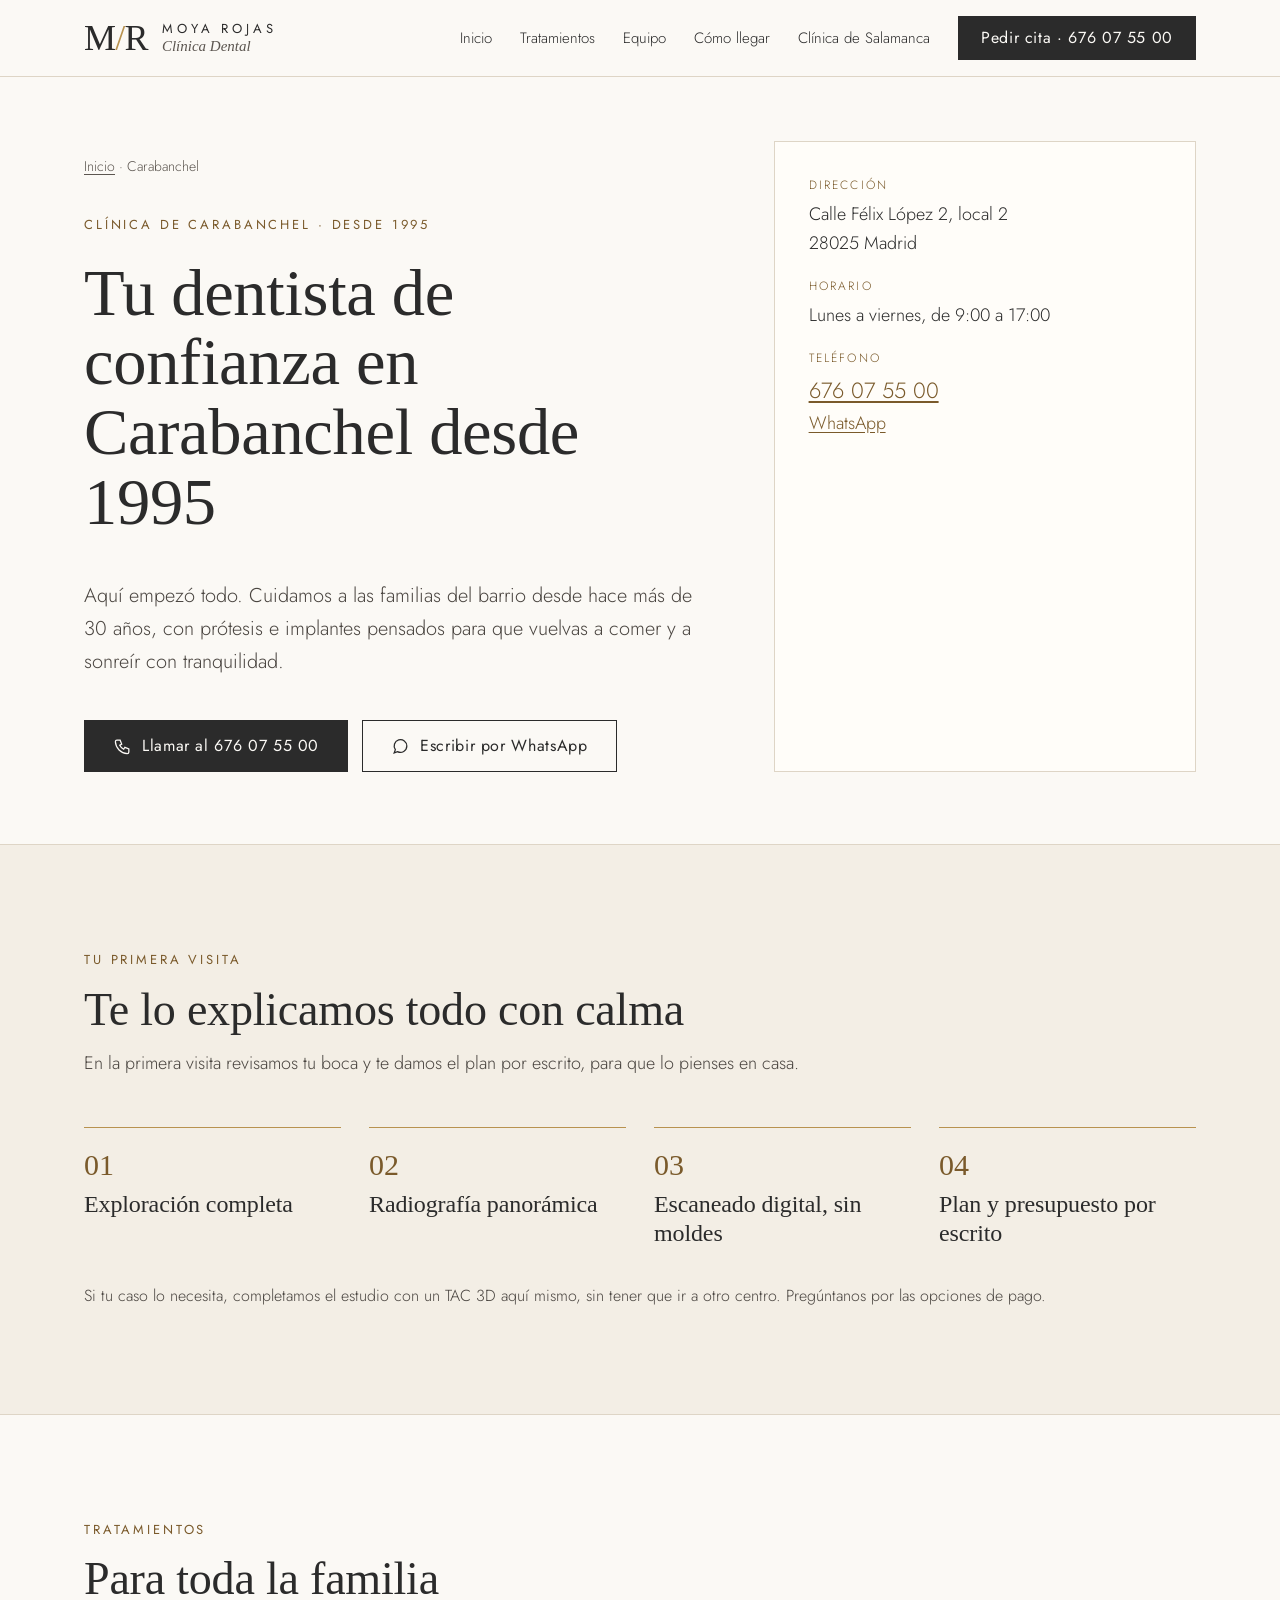
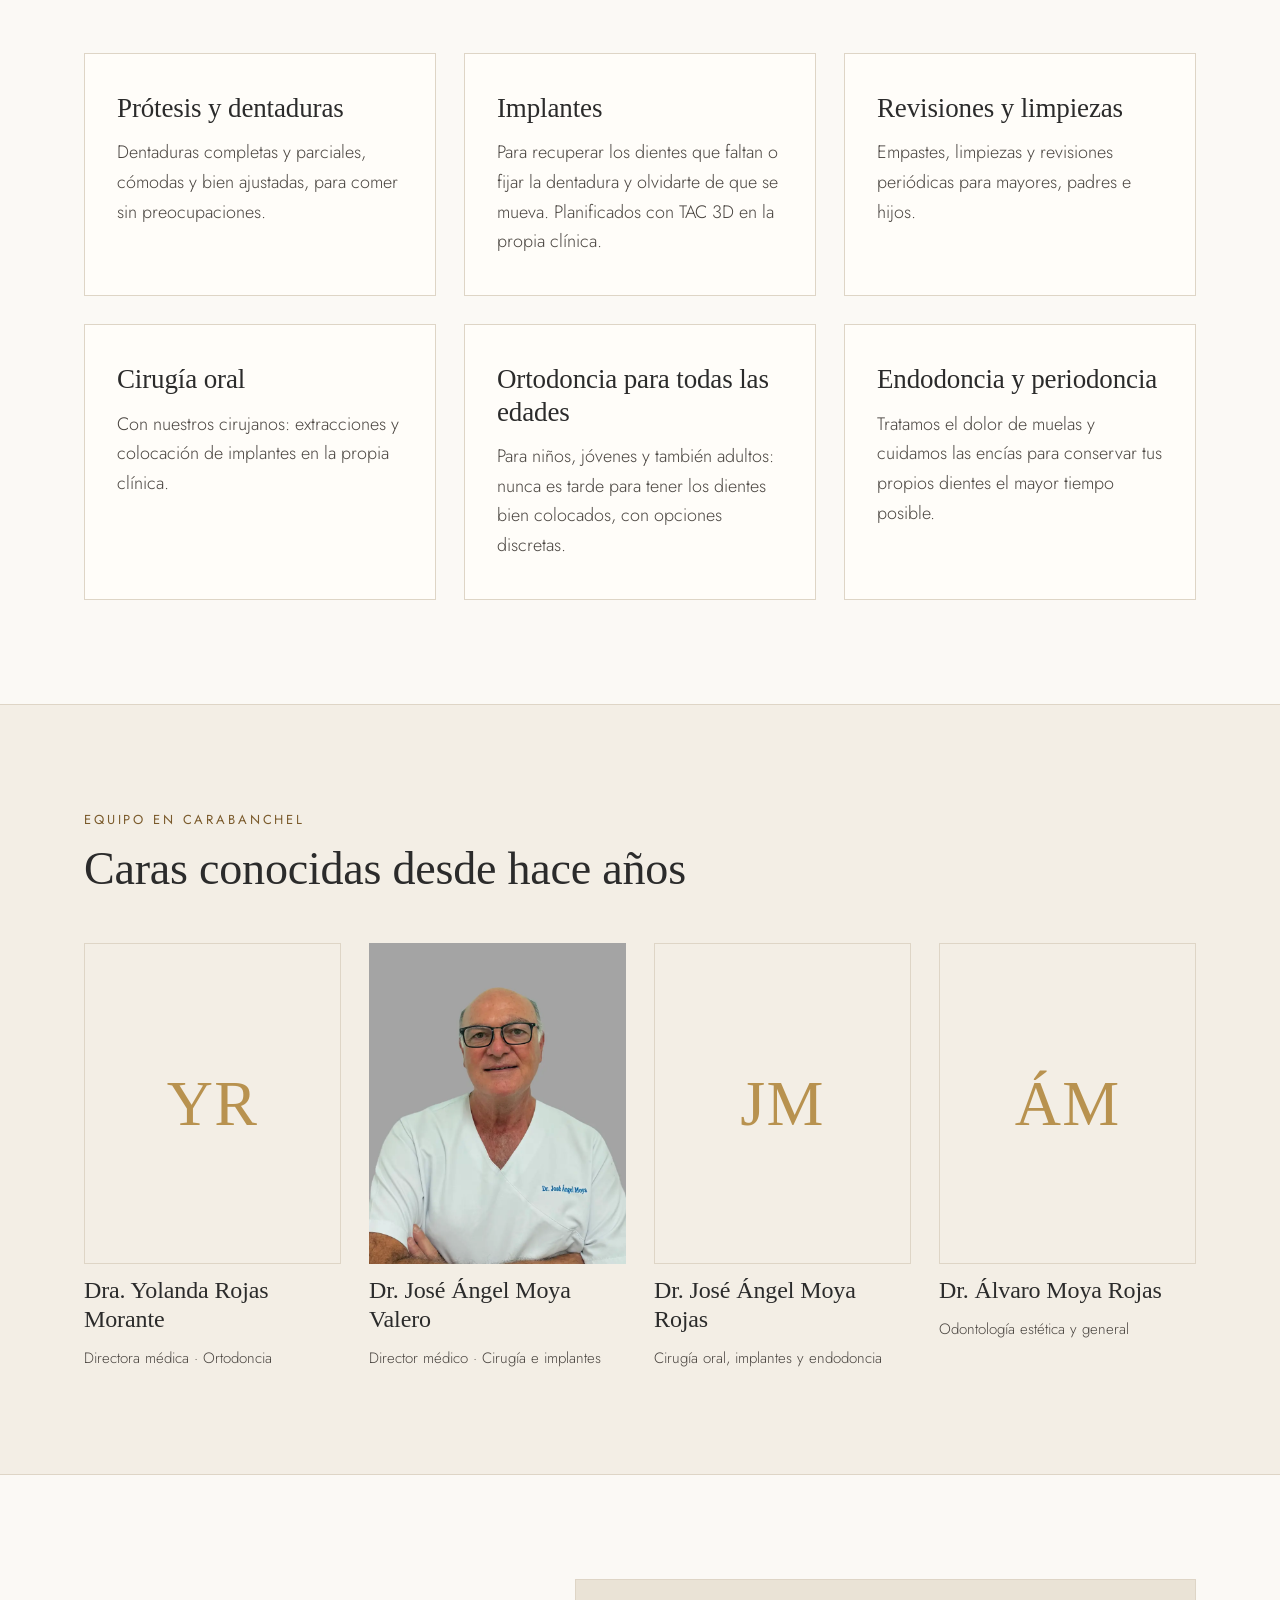
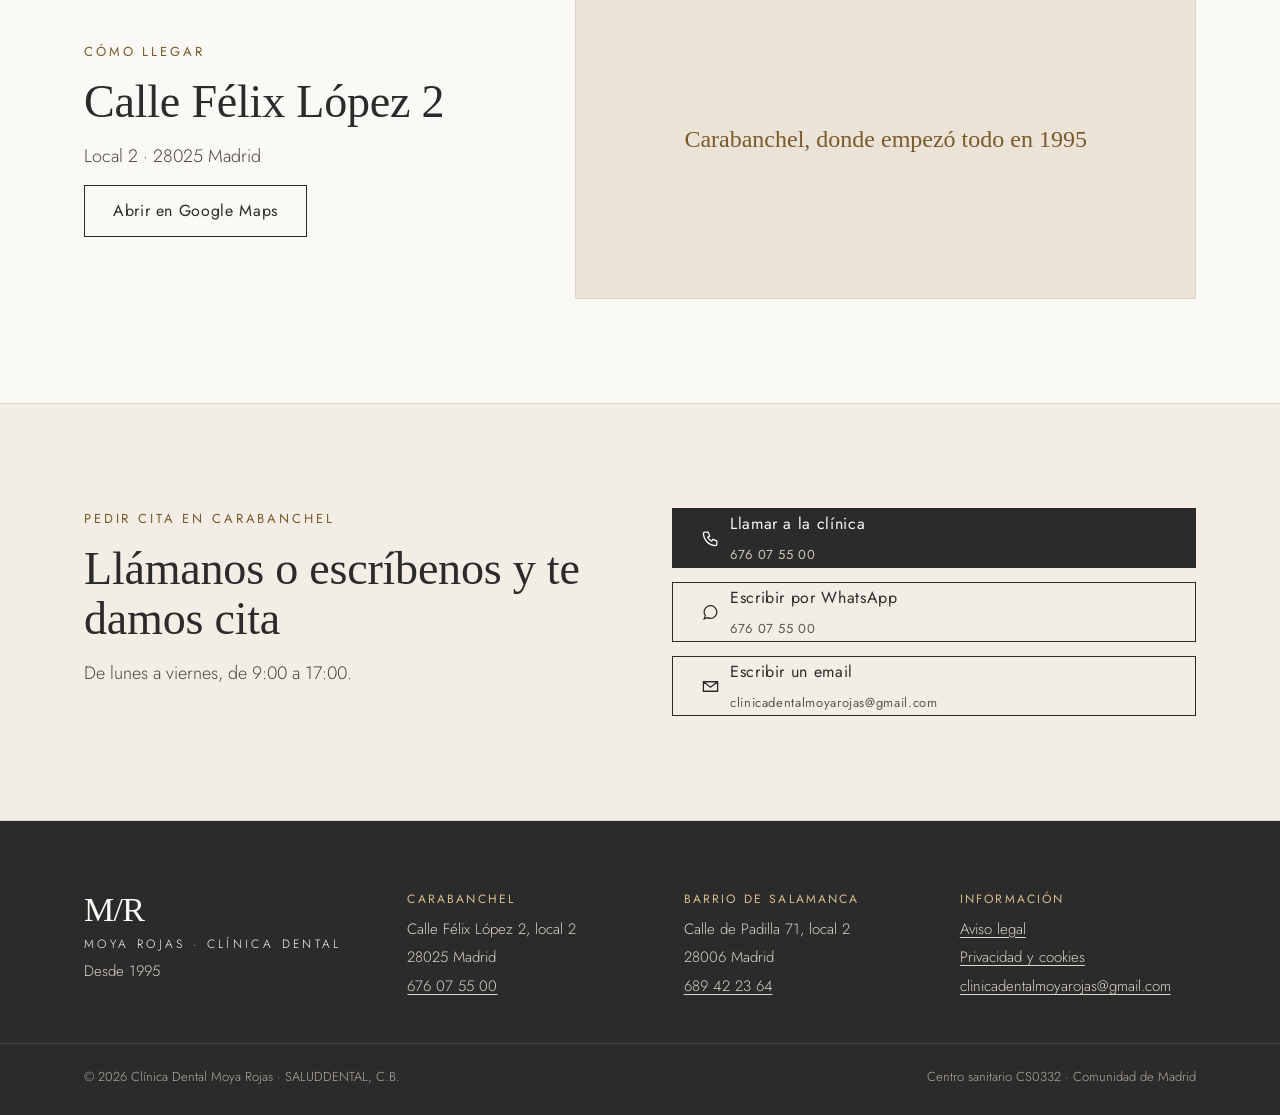
<file: clinica-carabanchel/index.html>
<!doctype html>
<html lang="es">
<head>
<meta charset="utf-8">
<meta name="viewport" content="width=device-width, initial-scale=1">
<title>Dentista en Carabanchel desde 1995 · Calle Félix López 2 · Clínica Dental Moya Rojas</title>
<meta name="description" content="Tu dentista de confianza en Carabanchel desde hace más de 30 años. Prótesis y dentaduras, implantes planificados con TAC 3D, revisiones para toda la familia, ortodoncia y cirugía oral. Calle Félix López 2, Madrid. Tel. 676 07 55 00.">
<link rel="canonical" href="https://www.clinicadentalmoyarojas.com/clinica-carabanchel/">
<meta property="og:title" content="Clínica Dental Moya Rojas · Carabanchel">
<meta property="og:description" content="Tu dentista de confianza en Carabanchel desde 1995.">
<meta property="og:image" content="https://www.clinicadentalmoyarojas.com/img/og-clinica.jpg">
<meta property="og:image:width" content="1200">
<meta property="og:image:height" content="630">
<meta property="og:url" content="https://www.clinicadentalmoyarojas.com/clinica-carabanchel/">
<meta property="og:type" content="website">
<meta property="og:locale" content="es_ES">
<meta name="theme-color" content="#2B2B2B">
<link rel="icon" href="/favicon.svg" type="image/svg+xml">
<link rel="preconnect" href="https://fonts.bunny.net">
<link rel="stylesheet" href="https://fonts.bunny.net/css?family=cormorant-garamond:500,500i,600|jost:300,400,500&display=swap">
<link rel="stylesheet" href="/assets/styles.css">
<script type="application/ld+json">
{
  "@context": "https://schema.org",
  "@type": "Dentist",
  "name": "Clínica Dental Moya Rojas · Carabanchel",
  "url": "https://www.clinicadentalmoyarojas.com/clinica-carabanchel/",
  "telephone": "+34676075500",
  "email": "clinicadentalmoyarojas@gmail.com",
  "address": { "@type": "PostalAddress", "streetAddress": "Calle Félix López 2, local 2", "postalCode": "28025", "addressLocality": "Madrid", "addressRegion": "Madrid", "addressCountry": "ES" },
  "openingHours": "Mo-Fr 09:00-17:00",
  "foundingDate": "1995"
}
</script>
</head>
<body class="page--carabanchel">
<a class="skip" href="#contenido">Saltar al contenido</a>

<header class="header">
  <div class="wrap">
    <a class="brand" href="/" aria-label="Clínica Dental Moya Rojas, inicio">
      <span class="brand__mono">M<span>/</span>R</span>
      <span class="brand__txt"><span class="brand__name">MOYA ROJAS</span><span class="brand__sub">Clínica Dental</span></span>
    </a>
    <button class="nav-toggle" aria-expanded="false" aria-controls="menu" aria-label="Abrir menú">
      <svg viewBox="0 0 24 24" fill="none" stroke="currentColor" stroke-width="1.6" aria-hidden="true"><path d="M3 7h18M3 12h18M3 17h18"/></svg>
    </button>
    <nav class="nav" id="menu" aria-label="Principal">
      <a href="/">Inicio</a>
      <a href="#tratamientos">Tratamientos</a>
      <a href="#equipo">Equipo</a>
      <a href="#llegar">Cómo llegar</a>
      <a href="/clinica-barrio-salamanca/">Clínica de Salamanca</a>
      <a class="btn btn--dark" href="tel:+34676075500" aria-label="Pedir cita llamando al 676 07 55 00">Pedir cita · 676 07 55 00</a>
    </nav>
  </div>
</header>

<main id="contenido">

<section class="page-hero">
  <div class="wrap">
    <div class="page-hero__txt">
      <p class="breadcrumb"><a href="/">Inicio</a> · Carabanchel</p>
      <span class="eyebrow">Clínica de Carabanchel · Desde 1995</span>
      <h1>Tu dentista de confianza en Carabanchel desde 1995</h1>
      <p class="lead">Aquí empezó todo. Cuidamos a las familias del barrio desde hace más de 30 años, con prótesis e implantes pensados para que vuelvas a comer y a sonreír con tranquilidad.</p>
      <div class="btns">
        <a class="btn btn--dark" href="tel:+34676075500">
          <svg viewBox="0 0 24 24" fill="none" stroke="currentColor" stroke-width="1.6" aria-hidden="true"><path d="M5 4h4l2 5-2.5 1.5a11 11 0 0 0 5 5L15 13l5 2v4a2 2 0 0 1-2 2A16 16 0 0 1 3 6a2 2 0 0 1 2-2"/></svg>
          Llamar al 676 07 55 00</a>
        <a class="btn btn--line" href="https://wa.me/34676075500?text=Hola%2C%20quer%C3%ADa%20pedir%20cita%20en%20la%20cl%C3%ADnica%20de%20Carabanchel." rel="noopener">
          <svg viewBox="0 0 24 24" fill="none" stroke="currentColor" stroke-width="1.6" aria-hidden="true"><path d="M20 11.5a8 8 0 0 1-11.8 7L4 20l1.5-4A8 8 0 1 1 20 11.5z"/></svg>
          Escribir por WhatsApp</a>
      </div>
    </div>
    <aside class="ficha" aria-label="Datos de la clínica">
      <dl>
        <div><dt>Dirección</dt><dd>Calle Félix López 2, local 2<br>28025 Madrid</dd></div>
        <div><dt>Horario</dt><dd>Lunes a viernes, de 9:00 a 17:00</dd></div>
        <div><dt>Teléfono</dt><dd><a class="big" href="tel:+34676075500">676 07 55 00</a><br><a href="https://wa.me/34676075500" rel="noopener">WhatsApp</a></dd></div>
      </dl>
    </aside>
  </div>
</section>

<section class="section section--crema" aria-labelledby="visita-t">
  <div class="wrap">
    <div class="section-head">
      <span class="eyebrow">Tu primera visita</span>
      <h2 id="visita-t">Te lo explicamos todo con calma</h2>
      <p>En la primera visita revisamos tu boca y te damos el plan por escrito, para que lo pienses en casa.</p>
    </div>
    <ol class="pasos">
      <li><span class="num">01</span><h3>Exploración completa</h3></li>
      <li><span class="num">02</span><h3>Radiografía panorámica</h3></li>
      <li><span class="num">03</span><h3>Escaneado digital, sin moldes</h3></li>
      <li><span class="num">04</span><h3>Plan y presupuesto por escrito</h3></li>
    </ol>
    <p class="nota">Si tu caso lo necesita, completamos el estudio con un TAC 3D aquí mismo, sin tener que ir a otro centro. Pregúntanos por las opciones de pago.</p>
  </div>
</section>

<section class="section" id="tratamientos">
  <div class="wrap">
    <div class="section-head">
      <span class="eyebrow">Tratamientos</span>
      <h2>Para toda la familia</h2>
    </div>
    <div class="cards">
      <article class="card">
        <h3>Prótesis y dentaduras</h3>
        <p>Dentaduras completas y parciales, cómodas y bien ajustadas, para comer sin preocupaciones.</p>
      </article>
      <article class="card">
        <h3>Implantes</h3>
        <p>Para recuperar los dientes que faltan o fijar la dentadura y olvidarte de que se mueva. Planificados con TAC 3D en la propia clínica.</p>
      </article>
      <article class="card">
        <h3>Revisiones y limpiezas</h3>
        <p>Empastes, limpiezas y revisiones periódicas para mayores, padres e hijos.</p>
      </article>
      <article class="card">
        <h3>Cirugía oral</h3>
        <p>Con nuestros cirujanos: extracciones y colocación de implantes en la propia clínica.</p>
      </article>
      <article class="card">
        <h3>Ortodoncia para todas las edades</h3>
        <p>Para niños, jóvenes y también adultos: nunca es tarde para tener los dientes bien colocados, con opciones discretas.</p>
      </article>
      <article class="card">
        <h3>Endodoncia y periodoncia</h3>
        <p>Tratamos el dolor de muelas y cuidamos las encías para conservar tus propios dientes el mayor tiempo posible.</p>
      </article>
    </div>
  </div>
</section>

<section class="section section--crema" id="equipo">
  <div class="wrap">
    <div class="section-head">
      <span class="eyebrow">Equipo en Carabanchel</span>
      <h2>Caras conocidas desde hace años</h2>
    </div>
    <div class="equipo">
      <article class="doctor">
        <div class="mono" role="img" aria-label="Dra. Yolanda Rojas Morante">YR</div>
        <h3>Dra. Yolanda Rojas Morante</h3>
        <p>Directora médica · Ortodoncia</p>
      </article>
      <article class="doctor">
        <img src="/img/dr-jose-angel-moya-valero.webp" width="800" height="1000" alt="Dr. José Ángel Moya Valero" loading="lazy">
        <h3>Dr. José Ángel Moya Valero</h3>
        <p>Director médico · Cirugía e implantes</p>
      </article>
      <article class="doctor">
        <div class="mono" role="img" aria-label="Dr. José Ángel Moya Rojas">JM</div>
        <h3>Dr. José Ángel Moya Rojas</h3>
        <p>Cirugía oral, implantes y endodoncia</p>
      </article>
      <article class="doctor">
        <div class="mono" role="img" aria-label="Dr. Álvaro Moya Rojas">ÁM</div>
        <h3>Dr. Álvaro Moya Rojas</h3>
        <p>Odontología estética y general</p>
      </article>
    </div>
  </div>
</section>

<section class="section" id="llegar">
  <div class="wrap mapa">
    <div class="section-head" style="margin-bottom:0">
      <span class="eyebrow">Cómo llegar</span>
      <h2>Calle Félix López 2</h2>
      <p>Local 2 · 28025 Madrid</p>
      <div class="btns"><a class="btn btn--line" href="https://www.google.com/maps/search/?api=1&amp;query=Calle+F%C3%A9lix+L%C3%B3pez+2%2C+28025+Madrid" rel="noopener">Abrir en Google Maps</a></div>
    </div>
    <div class="mapa__ph"><p style="margin:0;font-family:var(--serif);font-size:24px;color:var(--ocre-osc)">Carabanchel, donde empezó todo en 1995</p></div>
  </div>
</section>

<section class="section section--crema" id="cita">
  <div class="wrap cita">
    <div class="section-head" style="margin-bottom:0">
      <span class="eyebrow">Pedir cita en Carabanchel</span>
      <h2>Llámanos o escríbenos y te damos cita</h2>
      <p>De lunes a viernes, de 9:00 a 17:00.</p>
    </div>
    <div class="cita__opciones">
      <a class="btn btn--dark" href="tel:+34676075500">
        <svg viewBox="0 0 24 24" fill="none" stroke="currentColor" stroke-width="1.6" aria-hidden="true"><path d="M5 4h4l2 5-2.5 1.5a11 11 0 0 0 5 5L15 13l5 2v4a2 2 0 0 1-2 2A16 16 0 0 1 3 6a2 2 0 0 1 2-2"/></svg>
        <span>Llamar a la clínica<small style="color:#CFC7B8">676 07 55 00</small></span></a>
      <a class="btn btn--line" href="https://wa.me/34676075500?text=Hola%2C%20quer%C3%ADa%20pedir%20cita%20en%20la%20cl%C3%ADnica%20de%20Carabanchel." rel="noopener">
        <svg viewBox="0 0 24 24" fill="none" stroke="currentColor" stroke-width="1.6" aria-hidden="true"><path d="M20 11.5a8 8 0 0 1-11.8 7L4 20l1.5-4A8 8 0 1 1 20 11.5z"/></svg>
        <span>Escribir por WhatsApp<small>676 07 55 00</small></span></a>
      <a class="btn btn--line" href="mailto:clinicadentalmoyarojas@gmail.com?subject=Cita%20en%20Carabanchel">
        <svg viewBox="0 0 24 24" fill="none" stroke="currentColor" stroke-width="1.6" aria-hidden="true"><path d="M3 6h18v12H3zM3 6l9 7 9-7"/></svg>
        <span>Escribir un email<small>clinicadentalmoyarojas@gmail.com</small></span></a>
    </div>
  </div>
</section>

</main>

<footer class="footer">
  <div class="wrap">
    <div>
      <p class="brand__mono">M/R</p>
      <p style="letter-spacing:.28em;font-size:12px;color:#fff;margin-top:8px">MOYA ROJAS · CLÍNICA DENTAL</p>
      <p>Desde 1995</p>
    </div>
    <div>
      <h2>Carabanchel</h2>
      <p>Calle Félix López 2, local 2</p>
      <p>28025 Madrid</p>
      <p><a href="tel:+34676075500">676 07 55 00</a></p>
    </div>
    <div>
      <h2>Barrio de Salamanca</h2>
      <p>Calle de Padilla 71, local 2</p>
      <p>28006 Madrid</p>
      <p><a href="tel:+34689422364">689 42 23 64</a></p>
    </div>
    <div>
      <h2>Información</h2>
      <p><a href="/aviso-legal/">Aviso legal</a></p>
      <p><a href="/privacidad/">Privacidad y cookies</a></p>
      <p><a href="mailto:clinicadentalmoyarojas@gmail.com">clinicadentalmoyarojas@gmail.com</a></p>
    </div>
  </div>
  <div class="footer__legal"><div class="wrap"><span>© 2026 Clínica Dental Moya Rojas · SALUDDENTAL, C.B.</span><span>Centro sanitario CS0332 · Comunidad de Madrid</span></div></div>
</footer>

<nav class="mbar" aria-label="Contacto rápido">
  <a href="tel:+34676075500"><svg viewBox="0 0 24 24" fill="none" stroke="currentColor" stroke-width="1.6" aria-hidden="true"><path d="M5 4h4l2 5-2.5 1.5a11 11 0 0 0 5 5L15 13l5 2v4a2 2 0 0 1-2 2A16 16 0 0 1 3 6a2 2 0 0 1 2-2"/></svg>Llamar</a>
  <a href="https://wa.me/34676075500?text=Hola%2C%20quer%C3%ADa%20pedir%20cita%20en%20la%20cl%C3%ADnica%20de%20Carabanchel." rel="noopener"><svg viewBox="0 0 24 24" fill="none" stroke="currentColor" stroke-width="1.6" aria-hidden="true"><path d="M20 11.5a8 8 0 0 1-11.8 7L4 20l1.5-4A8 8 0 1 1 20 11.5z"/></svg>WhatsApp</a>
  <a class="mbar__cita" href="#cita">Pedir cita</a>
</nav>

<script src="/assets/site.js" defer></script>
</body>
</html>
</file>
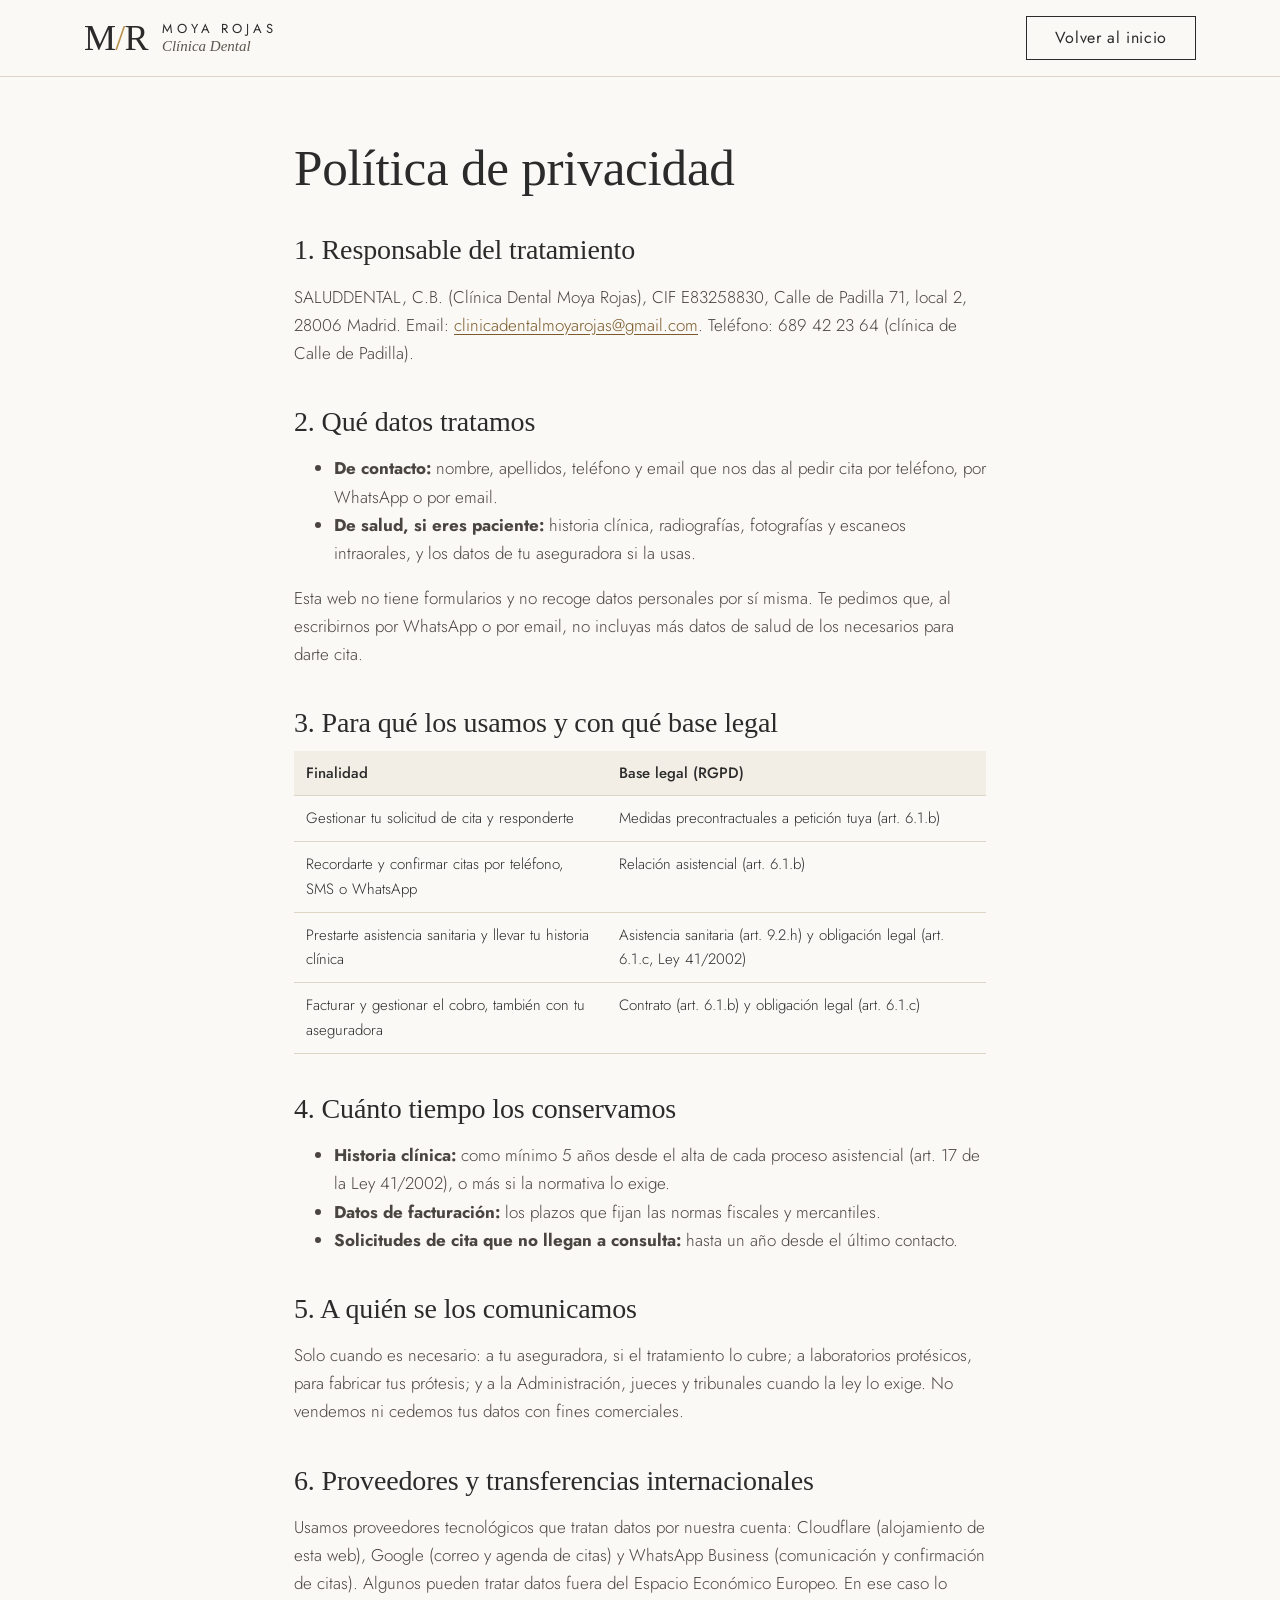
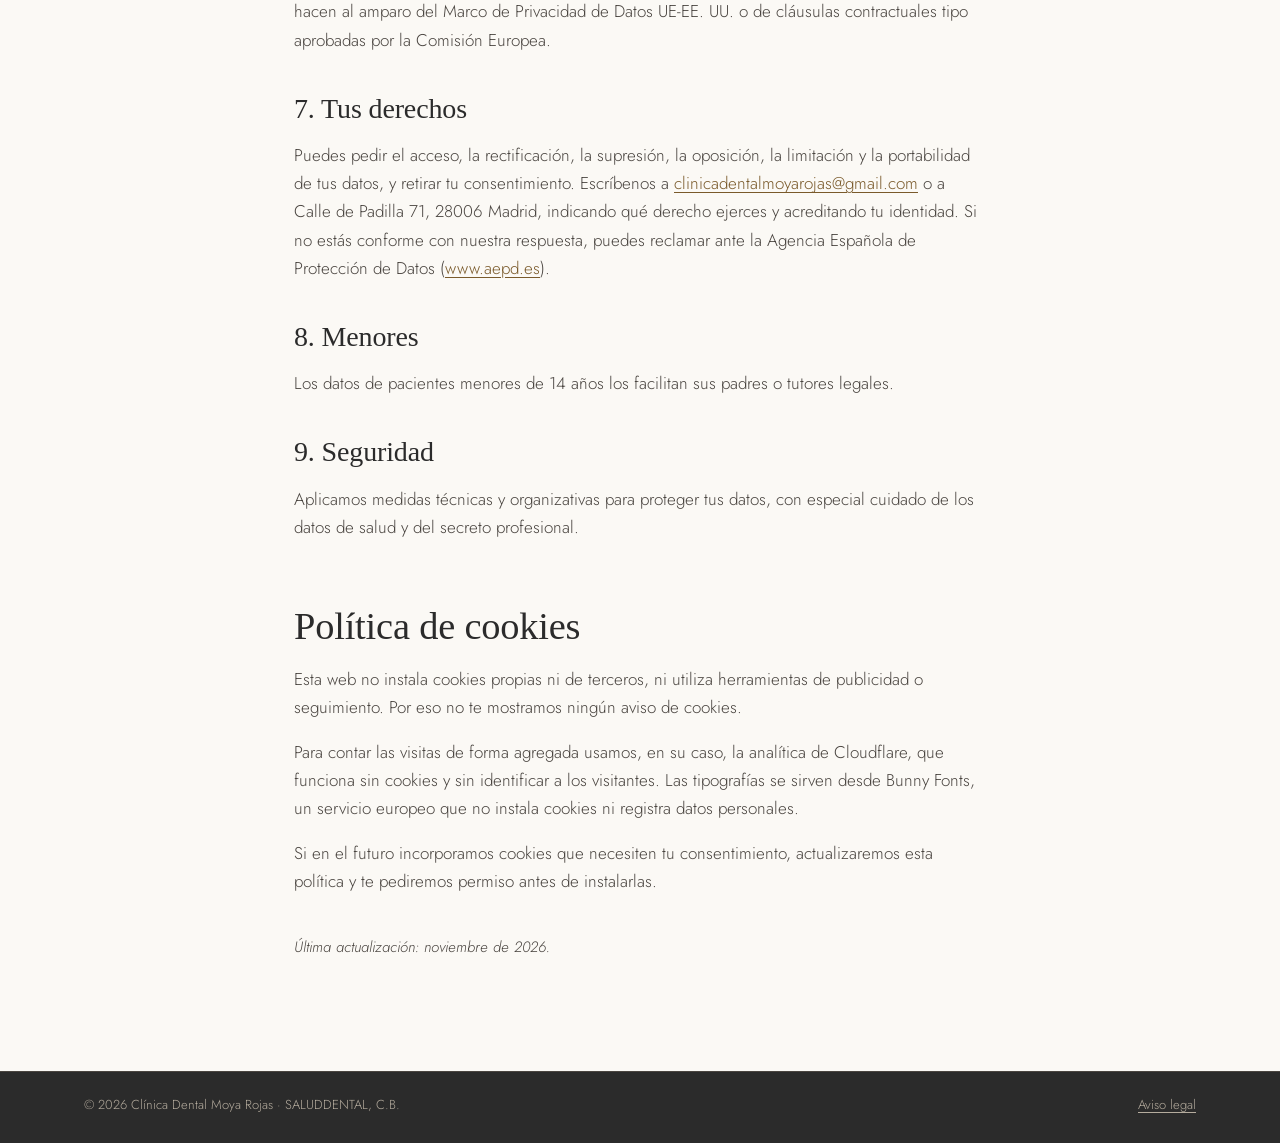
<file: privacidad/index.html>
<!doctype html>
<html lang="es">
<head>
<meta charset="utf-8">
<meta name="viewport" content="width=device-width, initial-scale=1">
<title>Privacidad y cookies · Clínica Dental Moya Rojas</title>
<meta name="description" content="Política de privacidad y de cookies de Clínica Dental Moya Rojas (SALUDDENTAL, C.B.).">
<link rel="canonical" href="https://www.clinicadentalmoyarojas.com/privacidad/">
<meta name="theme-color" content="#2B2B2B">
<link rel="icon" href="/favicon.svg" type="image/svg+xml">
<link rel="preconnect" href="https://fonts.bunny.net">
<link rel="stylesheet" href="https://fonts.bunny.net/css?family=cormorant-garamond:500,500i,600|jost:300,400,500&display=swap">
<link rel="stylesheet" href="/assets/styles.css">
</head>
<body>
<header class="header">
  <div class="wrap">
    <a class="brand" href="/" aria-label="Clínica Dental Moya Rojas, inicio">
      <span class="brand__mono">M<span>/</span>R</span>
      <span class="brand__txt"><span class="brand__name">MOYA ROJAS</span><span class="brand__sub">Clínica Dental</span></span>
    </a>
    <a class="btn btn--line" href="/" style="min-height:44px">Volver al inicio</a>
  </div>
</header>

<main class="legal">
  <h1>Política de privacidad</h1>

  <h2>1. Responsable del tratamiento</h2>
  <p>SALUDDENTAL, C.B. (Clínica Dental Moya Rojas), CIF E83258830, Calle de Padilla 71, local 2, 28006 Madrid. Email: <a href="mailto:clinicadentalmoyarojas@gmail.com">clinicadentalmoyarojas@gmail.com</a>. Teléfono: 689 42 23 64 (clínica de Calle de Padilla).</p>

  <h2>2. Qué datos tratamos</h2>
  <ul>
    <li><strong>De contacto:</strong> nombre, apellidos, teléfono y email que nos das al pedir cita por teléfono, por WhatsApp o por email.</li>
    <li><strong>De salud, si eres paciente:</strong> historia clínica, radiografías, fotografías y escaneos intraorales, y los datos de tu aseguradora si la usas.</li>
  </ul>
  <p>Esta web no tiene formularios y no recoge datos personales por sí misma. Te pedimos que, al escribirnos por WhatsApp o por email, no incluyas más datos de salud de los necesarios para darte cita.</p>

  <h2>3. Para qué los usamos y con qué base legal</h2>
  <table>
    <thead><tr><th>Finalidad</th><th>Base legal (RGPD)</th></tr></thead>
    <tbody>
      <tr><td>Gestionar tu solicitud de cita y responderte</td><td>Medidas precontractuales a petición tuya (art. 6.1.b)</td></tr>
      <tr><td>Recordarte y confirmar citas por teléfono, SMS o WhatsApp</td><td>Relación asistencial (art. 6.1.b)</td></tr>
      <tr><td>Prestarte asistencia sanitaria y llevar tu historia clínica</td><td>Asistencia sanitaria (art. 9.2.h) y obligación legal (art. 6.1.c, Ley 41/2002)</td></tr>
      <tr><td>Facturar y gestionar el cobro, también con tu aseguradora</td><td>Contrato (art. 6.1.b) y obligación legal (art. 6.1.c)</td></tr>
    </tbody>
  </table>

  <h2>4. Cuánto tiempo los conservamos</h2>
  <ul>
    <li><strong>Historia clínica:</strong> como mínimo 5 años desde el alta de cada proceso asistencial (art. 17 de la Ley 41/2002), o más si la normativa lo exige.</li>
    <li><strong>Datos de facturación:</strong> los plazos que fijan las normas fiscales y mercantiles.</li>
    <li><strong>Solicitudes de cita que no llegan a consulta:</strong> hasta un año desde el último contacto.</li>
  </ul>

  <h2>5. A quién se los comunicamos</h2>
  <p>Solo cuando es necesario: a tu aseguradora, si el tratamiento lo cubre; a laboratorios protésicos, para fabricar tus prótesis; y a la Administración, jueces y tribunales cuando la ley lo exige. No vendemos ni cedemos tus datos con fines comerciales.</p>

  <h2>6. Proveedores y transferencias internacionales</h2>
  <p>Usamos proveedores tecnológicos que tratan datos por nuestra cuenta: Cloudflare (alojamiento de esta web), Google (correo y agenda de citas) y WhatsApp Business (comunicación y confirmación de citas). Algunos pueden tratar datos fuera del Espacio Económico Europeo. En ese caso lo hacen al amparo del Marco de Privacidad de Datos UE-EE. UU. o de cláusulas contractuales tipo aprobadas por la Comisión Europea.</p>

  <h2>7. Tus derechos</h2>
  <p>Puedes pedir el acceso, la rectificación, la supresión, la oposición, la limitación y la portabilidad de tus datos, y retirar tu consentimiento. Escríbenos a <a href="mailto:clinicadentalmoyarojas@gmail.com">clinicadentalmoyarojas@gmail.com</a> o a Calle de Padilla 71, 28006 Madrid, indicando qué derecho ejerces y acreditando tu identidad. Si no estás conforme con nuestra respuesta, puedes reclamar ante la Agencia Española de Protección de Datos (<a href="https://www.aepd.es" rel="noopener">www.aepd.es</a>).</p>

  <h2>8. Menores</h2>
  <p>Los datos de pacientes menores de 14 años los facilitan sus padres o tutores legales.</p>

  <h2>9. Seguridad</h2>
  <p>Aplicamos medidas técnicas y organizativas para proteger tus datos, con especial cuidado de los datos de salud y del secreto profesional.</p>

  <h2 style="margin-top:64px;font-size:clamp(28px,3vw,40px)" id="cookies">Política de cookies</h2>
  <p>Esta web no instala cookies propias ni de terceros, ni utiliza herramientas de publicidad o seguimiento. Por eso no te mostramos ningún aviso de cookies.</p>
  <p>Para contar las visitas de forma agregada usamos, en su caso, la analítica de Cloudflare, que funciona sin cookies y sin identificar a los visitantes. Las tipografías se sirven desde Bunny Fonts, un servicio europeo que no instala cookies ni registra datos personales.</p>
  <p>Si en el futuro incorporamos cookies que necesiten tu consentimiento, actualizaremos esta política y te pediremos permiso antes de instalarlas.</p>

  <p class="upd">Última actualización: noviembre de 2026.</p>
</main>

<footer class="footer">
  <div class="footer__legal"><div class="wrap"><span>© 2026 Clínica Dental Moya Rojas · SALUDDENTAL, C.B.</span><span><a href="/aviso-legal/">Aviso legal</a></span></div></div>
</footer>
</body>
</html>
</file>
<file: assets/styles.css>
/* Clínica Dental Moya Rojas — hoja de estilos */
:root {
  --blanco: #FBF9F5;
  --crema: #F3EEE5;
  --crema-2: #EAE3D6;
  --linea: #DED5C6;
  --ocre: #B8924F;
  --ocre-osc: #7A5A2B;
  --ocre-claro: #D9BE8C;
  --antracita: #2B2B2B;
  --texto: #2B2B2B;
  --texto-2: #4A4540;
  --texto-3: #5C5650;
  --serif: "Cormorant Garamond", Georgia, "Times New Roman", serif;
  --sans: "Jost", "Helvetica Neue", Arial, sans-serif;
  --max: 1240px;
}

*, *::before, *::after { box-sizing: border-box; }
html { scroll-behavior: smooth; -webkit-text-size-adjust: 100%; }
body {
  margin: 0;
  background: var(--blanco);
  color: var(--texto);
  font-family: var(--sans);
  font-weight: 300;
  font-size: 17px;
  line-height: 1.65;
}
img { max-width: 100%; height: auto; display: block; }
a { color: var(--ocre-osc); text-underline-offset: 3px; }
a:hover { color: var(--antracita); }
:focus-visible { outline: 2px solid var(--ocre-osc); outline-offset: 3px; }
.sr-only { position: absolute; width: 1px; height: 1px; overflow: hidden; clip: rect(0 0 0 0); white-space: nowrap; }
.skip { position: absolute; left: -999px; top: 8px; background: var(--antracita); color: var(--blanco); padding: 8px 14px; z-index: 50; }
.skip:focus { left: 8px; }

.wrap { max-width: var(--max); margin: 0 auto; padding: 0 5%; }
.section { padding: 104px 0; }
.section--crema { background: var(--crema); border-top: 1px solid var(--linea); border-bottom: 1px solid var(--linea); }
.section--oscura { background: var(--antracita); color: #E9E2D5; }

.eyebrow {
  display: inline-block;
  font-size: 13px;
  letter-spacing: .22em;
  text-transform: uppercase;
  color: var(--ocre-osc);
  font-weight: 400;
}
.section--oscura .eyebrow { color: var(--ocre-claro); }
h1, h2, h3 { font-family: var(--serif); font-weight: 500; margin: 0; letter-spacing: -.005em; }
h1 { font-size: clamp(40px, 5.2vw, 70px); line-height: 1.05; }
h2 { font-size: clamp(32px, 3.6vw, 50px); line-height: 1.1; }
h3 { font-size: 27px; line-height: 1.2; }
.lead { font-size: 19px; color: var(--texto-2); max-width: 36em; }
.section-head { display: flex; flex-direction: column; gap: 14px; max-width: 780px; margin-bottom: 48px; }
.section-head p { margin: 0; color: var(--texto-2); font-size: 18px; }
.filete { width: 56px; height: 1px; background: var(--ocre); border: 0; margin: 0; }

/* Botones */
.btn {
  display: inline-flex; align-items: center; justify-content: center; gap: 10px;
  min-height: 52px; padding: 0 28px;
  font: inherit; font-size: 16px; font-weight: 400; letter-spacing: .04em;
  text-decoration: none; border: 1px solid var(--antracita); cursor: pointer;
}
.btn--dark { background: var(--antracita); color: var(--blanco); }
.btn--dark:hover { background: #000; color: var(--blanco); }
.btn--line { background: transparent; color: var(--antracita); }
.btn--line:hover { background: var(--antracita); color: var(--blanco); }
.btn--ocre { background: var(--ocre); border-color: var(--ocre); color: #1E1E1E; }
.btn--ocre:hover { background: var(--ocre-claro); color: #1E1E1E; }
.btn svg { width: 19px; height: 19px; flex: none; }
.btns { display: flex; flex-wrap: wrap; gap: 14px; }

/* Cabecera */
.topbar { background: var(--antracita); color: #E9E2D5; font-size: 13px; letter-spacing: .04em; }
.topbar .wrap { display: flex; flex-wrap: wrap; justify-content: center; gap: 6px 32px; padding-top: 9px; padding-bottom: 9px; }
.topbar a { color: #E9E2D5; text-decoration: none; }
.topbar a b { font-weight: 500; color: #fff; border-bottom: 1px solid var(--ocre); }
.topbar a:hover b { color: var(--ocre); }
.header { position: sticky; top: 0; z-index: 20; background: rgba(251, 249, 245, .96); backdrop-filter: blur(6px); border-bottom: 1px solid var(--linea); }
.header .wrap { display: flex; align-items: center; justify-content: space-between; gap: 20px; padding-top: 16px; padding-bottom: 16px; }
.brand { display: flex; align-items: center; gap: 14px; text-decoration: none; color: var(--antracita); }
.brand__mono { font-family: var(--serif); font-size: 36px; font-weight: 500; line-height: 1; letter-spacing: -.02em; }
.brand__mono span { color: var(--ocre); }
.brand__txt { display: flex; flex-direction: column; line-height: 1.2; }
.brand__name { font-size: 13px; letter-spacing: .3em; font-weight: 400; }
.brand__sub { font-family: var(--serif); font-style: italic; font-size: 15px; color: var(--texto-3); }
.nav { display: flex; align-items: center; gap: 6px 28px; font-size: 15px; }
.nav a { color: var(--antracita); text-decoration: none; }
.nav a:hover, .nav a[aria-current="page"] { color: var(--ocre-osc); }
.nav .btn { min-height: 44px; padding: 0 22px; color: var(--blanco); }
.nav .btn:hover { color: var(--blanco); }
.brand__name, .nav a, .nav .btn { white-space: nowrap; }
[id] { scroll-margin-top: 96px; }
.nav-toggle { display: none; background: none; border: 1px solid var(--linea); min-width: 46px; min-height: 46px; cursor: pointer; color: var(--antracita); }
.nav-toggle svg { width: 22px; height: 22px; }

/* Portada */
.hero { padding: 72px 0 88px; }
.hero .wrap { display: grid; grid-template-columns: 1.1fr .9fr; gap: 64px; align-items: center; }
.hero__txt { display: flex; flex-direction: column; gap: 24px; }
.hero__img { position: relative; }
.hero__img img { width: 100%; aspect-ratio: 4 / 5; object-fit: cover; }
.hero__img::after { content: ""; position: absolute; inset: 18px -18px -18px 18px; border: 1px solid var(--ocre); z-index: -1; }
.hero__img figcaption { margin-top: 26px; font-family: var(--serif); font-style: italic; font-size: 16px; color: var(--texto-3); }

.cifras { background: var(--crema); border-top: 1px solid var(--linea); border-bottom: 1px solid var(--linea); }
.cifras ul { list-style: none; margin: 0 auto; padding: 0 5%; max-width: var(--max); display: grid; grid-template-columns: repeat(4, 1fr); }
.cifras li { padding: 34px 16px; text-align: center; display: flex; flex-direction: column; gap: 2px; }
.cifras li + li { border-left: 1px solid var(--linea); }
.cifras strong { font-family: var(--serif); font-weight: 500; font-size: 36px; line-height: 1.1; }
.cifras span { font-size: 14px; color: var(--texto-3); letter-spacing: .05em; }

.pasos { list-style: none; margin: 0; padding: 0; display: grid; grid-template-columns: repeat(4, 1fr); gap: 28px; }
.pasos li { border-top: 1px solid var(--ocre); padding-top: 22px; display: flex; flex-direction: column; gap: 10px; }
.pasos .num { font-family: var(--serif); font-size: 30px; color: var(--ocre-osc); line-height: 1; }
.pasos h3 { font-size: 24px; }
.pasos p { margin: 0; color: var(--texto-2); font-size: 16px; }
.nota { margin: 36px 0 0; color: var(--texto-2); font-size: 16px; }
.aseguradoras { padding: 36px 0; }
.aseguradoras .wrap { display: flex; flex-wrap: wrap; align-items: baseline; gap: 6px 20px; }
.aseguradoras h2 { margin: 0; font-family: var(--sans, inherit); font-size: 13px; font-weight: 400; letter-spacing: .22em; line-height: 1.4; }
.aseguradoras p { margin: 0; color: var(--texto-2); font-size: 16px; }

.cards { display: grid; grid-template-columns: repeat(3, 1fr); gap: 28px; }
.cards--4 { grid-template-columns: repeat(4, 1fr); }
.card { background: #FFFDF9; border: 1px solid var(--linea); padding: 38px 32px; display: flex; flex-direction: column; gap: 14px; }
.card__roman { font-family: var(--serif); font-size: 22px; color: var(--ocre); }
.card p { margin: 0; color: var(--texto-2); }
.card a { margin-top: auto; padding-top: 6px; font-size: 15px; letter-spacing: .04em; }
.mas { margin: 36px 0 0; font-family: var(--serif); font-style: italic; font-size: 21px; color: var(--texto-2); }

.tecno { display: grid; grid-template-columns: 1fr 1fr 1.1fr; gap: 28px; align-items: stretch; }
.tecno img { width: 100%; height: 100%; object-fit: cover; aspect-ratio: 4 / 5; }
.tecno__txt { display: flex; flex-direction: column; gap: 18px; justify-content: center; padding-left: 12px; }
.tecno__txt ul { list-style: none; margin: 0; padding: 0; display: flex; flex-direction: column; gap: 12px; }
.tecno__txt li { padding-left: 22px; position: relative; color: var(--texto-2); }
.tecno__txt li::before { content: ""; position: absolute; left: 0; top: .78em; width: 10px; height: 1px; background: var(--ocre); }
.tecno__txt strong { font-weight: 500; color: var(--antracita); }

.historia { display: grid; grid-template-columns: .8fr 1.2fr; gap: 72px; align-items: center; }
.historia img { width: 100%; aspect-ratio: 4 / 5; object-fit: cover; }
.historia__txt { display: flex; flex-direction: column; gap: 22px; }
.historia__txt p { margin: 0; font-size: 18px; color: #DCD4C6; }
.historia h2 { color: var(--blanco); }
.linea-tiempo { list-style: none; margin: 10px 0 0; padding: 0; }
.linea-tiempo li { display: flex; gap: 28px; padding: 20px 0; border-top: 1px solid #4A4540; }
.linea-tiempo li:last-child { border-bottom: 1px solid #4A4540; }
.linea-tiempo b { font-family: var(--serif); font-weight: 500; font-size: 32px; color: var(--ocre-claro); min-width: 92px; line-height: 1.1; }
.linea-tiempo span { color: #DCD4C6; }

.equipo { display: grid; grid-template-columns: repeat(4, 1fr); gap: 28px; }
.doctor { display: flex; flex-direction: column; gap: 12px; }
.doctor img, .doctor .mono { width: 100%; aspect-ratio: 4 / 5; object-fit: cover; object-position: top; }
.mono { display: flex; align-items: center; justify-content: center; background: var(--crema); border: 1px solid var(--linea); font-family: var(--serif); font-size: 64px; color: var(--ocre); letter-spacing: .02em; }
.doctor h3 { font-size: 24px; }
.doctor p { margin: 0; color: var(--texto-2); font-size: 15px; }
.doctor .sede { font-size: 12px; letter-spacing: .16em; text-transform: uppercase; color: var(--ocre-osc); }

.clinicas { display: grid; grid-template-columns: 1fr 1fr; gap: 28px; }
.clinica { background: #FFFDF9; border: 1px solid var(--linea); display: flex; flex-direction: column; }
.clinica img, .clinica .clinica__ph { width: 100%; aspect-ratio: 2 / 1; object-fit: cover; }
.clinica__ph { display: flex; flex-direction: column; align-items: center; justify-content: center; gap: 6px; background: var(--crema-2); color: var(--ocre-osc); font-family: var(--serif); }
.clinica__ph b { font-weight: 500; font-size: 52px; line-height: 1; color: var(--ocre); }
.clinica__ph span { font-style: italic; font-size: 18px; }
.clinica__body { padding: 32px; display: flex; flex-direction: column; gap: 10px; flex: 1; }
.clinica__body h3 { font-size: 32px; }
.clinica__body p { margin: 0; color: var(--texto-2); }
.clinica__body .btns { margin-top: auto; padding-top: 14px; }

.cita { display: grid; grid-template-columns: 1fr 1fr; gap: 64px; align-items: start; }
.cita__opciones { display: flex; flex-direction: column; gap: 14px; }
.cita__opciones .btn { justify-content: flex-start; width: 100%; min-height: 60px; }
.cita__opciones small { display: block; font-size: 13px; color: var(--texto-3); margin-top: 6px; }

.resenas { display: flex; flex-wrap: wrap; align-items: center; justify-content: space-between; gap: 24px; background: #FFFDF9; border: 1px solid var(--linea); padding: 40px; }
.resenas p { margin: 0; font-family: var(--serif); font-size: 26px; line-height: 1.3; max-width: 30em; }

/* Página de clínica */
.page-hero { padding: 64px 0 72px; }
.page-hero .wrap { display: grid; grid-template-columns: 1.2fr .8fr; gap: 56px; align-items: stretch; }
.page-hero__txt { display: flex; flex-direction: column; gap: 22px; justify-content: center; }
.ficha { background: #FFFDF9; border: 1px solid var(--linea); padding: 34px; display: flex; flex-direction: column; gap: 20px; }
.ficha dt { font-size: 12px; letter-spacing: .18em; text-transform: uppercase; color: var(--ocre-osc); }
.ficha dd { margin: 4px 0 0; }
.ficha dl { margin: 0; display: flex; flex-direction: column; gap: 18px; }
.ficha .big { font-size: 22px; }
.banner img { width: 100%; aspect-ratio: 21 / 8; object-fit: cover; }
.galeria { display: grid; grid-template-columns: repeat(3, 1fr); gap: 16px; }
.galeria img { width: 100%; aspect-ratio: 4 / 5; object-fit: cover; }
.mapa { display: grid; grid-template-columns: 1fr 1.4fr; gap: 48px; align-items: center; }
.mapa__ph { min-height: 320px; background: var(--crema-2); display: flex; align-items: center; justify-content: center; text-align: center; padding: 32px; border: 1px solid var(--linea); }
.mapa__ph a { font-size: 18px; }
.breadcrumb { font-size: 14px; color: var(--texto-3); }
.breadcrumb a { color: var(--texto-3); }

/* Carabanchel: letra algo mayor */
.page--carabanchel { font-size: 18px; }
.page--carabanchel .lead { font-size: 20px; }

/* Textos legales */
.legal { max-width: 820px; margin: 0 auto; padding: 64px 5% 96px; }
.legal h1 { font-size: clamp(36px, 4vw, 52px); margin-bottom: 28px; }
.legal h2 { font-size: 28px; margin: 40px 0 12px; }
.legal p, .legal li { color: var(--texto-2); }
.legal table { width: 100%; border-collapse: collapse; margin: 12px 0; font-size: 15px; }
.legal th, .legal td { text-align: left; padding: 10px 12px; border-bottom: 1px solid var(--linea); vertical-align: top; }
.legal th { font-weight: 500; color: var(--antracita); background: var(--crema); }
.legal .upd { font-style: italic; font-size: 15px; margin-top: 40px; }

/* Pie */
.footer { background: var(--antracita); color: #DCD4C6; font-size: 15px; }
.footer .wrap { display: grid; grid-template-columns: 1.2fr 1fr 1fr 1fr; gap: 40px; padding-top: 72px; padding-bottom: 40px; }
.footer a { color: #DCD4C6; }
.footer h2 { font-family: var(--sans); font-size: 12px; letter-spacing: .18em; text-transform: uppercase; color: var(--ocre-claro); font-weight: 400; margin-bottom: 10px; }
.footer p { margin: 0 0 4px; }
.footer .brand__mono { color: var(--blanco); font-size: 34px; }
.footer__legal { border-top: 1px solid #4A4540; }
.footer__legal .wrap { display: flex; flex-wrap: wrap; gap: 8px 28px; justify-content: space-between; padding-top: 22px; padding-bottom: 28px; font-size: 13px; color: #B5AC9E; grid-template-columns: none; }
.footer__legal a { color: #B5AC9E; }

/* Barra fija móvil */
.mbar { display: none; position: fixed; left: 0; right: 0; bottom: 0; z-index: 30; background: var(--antracita); border-top: 1px solid #4A4540; padding-bottom: env(safe-area-inset-bottom); }
.mbar a { flex: 1 1 0; display: flex; align-items: center; justify-content: center; gap: 8px; min-height: 58px; color: var(--blanco); text-decoration: none; font-size: 15px; }
.mbar a + a { border-left: 1px solid #4A4540; }
.mbar a.mbar__cita { background: var(--ocre); color: #1E1E1E; border-left: 0; }
.mbar svg { width: 18px; height: 18px; }

/* Responsive */
@media (max-width: 1080px) {
  .cards--4, .equipo { grid-template-columns: repeat(2, 1fr); }
  .pasos { grid-template-columns: repeat(2, 1fr); }
  .tecno { grid-template-columns: 1fr 1fr; }
  .tecno__txt { grid-column: 1 / -1; padding-left: 0; }
  .footer .wrap { grid-template-columns: 1fr 1fr; }
}
@media (max-width: 1180px) {
  .nav-toggle { display: inline-flex; align-items: center; justify-content: center; }
  .nav { display: none; position: absolute; left: 0; right: 0; top: 100%; background: var(--blanco); border-bottom: 1px solid var(--linea); flex-direction: column; align-items: stretch; padding: 8px 5% 20px; gap: 0; }
  .nav.is-open { display: flex; }
  .nav a { padding: 14px 0; border-bottom: 1px solid var(--linea); font-size: 17px; }
  .nav .btn { margin-top: 14px; border-bottom: 1px solid var(--antracita); }
  .header .wrap { position: relative; }
}
@media (max-width: 860px) {
  .nav-toggle { display: inline-flex; align-items: center; justify-content: center; }
  .nav { display: none; position: absolute; left: 0; right: 0; top: 100%; background: var(--blanco); border-bottom: 1px solid var(--linea); flex-direction: column; align-items: stretch; padding: 8px 5% 20px; gap: 0; }
  .nav.is-open { display: flex; }
  .nav a { padding: 14px 0; border-bottom: 1px solid var(--linea); font-size: 17px; }
  .nav .btn { margin-top: 14px; border-bottom: 1px solid var(--antracita); }
  .header .wrap { position: relative; }
  .hero .wrap, .page-hero .wrap, .historia, .cita, .mapa, .clinicas { grid-template-columns: 1fr; }
  .hero { padding-top: 40px; }
  .hero__img::after { inset: 12px -10px -12px 10px; }
  .cards { grid-template-columns: 1fr; }
  .cifras ul { grid-template-columns: 1fr 1fr; }
  .cifras li:nth-child(3) { border-left: 0; }
  .cifras li:nth-child(n+3) { border-top: 1px solid var(--linea); }
  .galeria { grid-template-columns: 1fr 1fr; }
  .section { padding: 72px 0; }
  .topbar { display: none; }
  .mbar { display: flex; }
  body { padding-bottom: 58px; }
}
@media (max-width: 560px) {
  body { font-size: 16px; }
  .page--carabanchel { font-size: 17px; }
  .pasos, .cards--4 { grid-template-columns: 1fr; }
  .equipo { grid-template-columns: 1fr 1fr; gap: 24px 16px; }
  .doctor h3 { font-size: 20px; }
  .doctor p { font-size: 14px; }
  .mono { font-size: 44px; }
  .tecno { grid-template-columns: 1fr; }
  .footer .wrap { grid-template-columns: 1fr; }
  .brand__mono { font-size: 30px; }
  .btns .btn { width: 100%; }
  .resenas { padding: 28px; }
  .cifras strong { font-size: 28px; }
}
</file>
